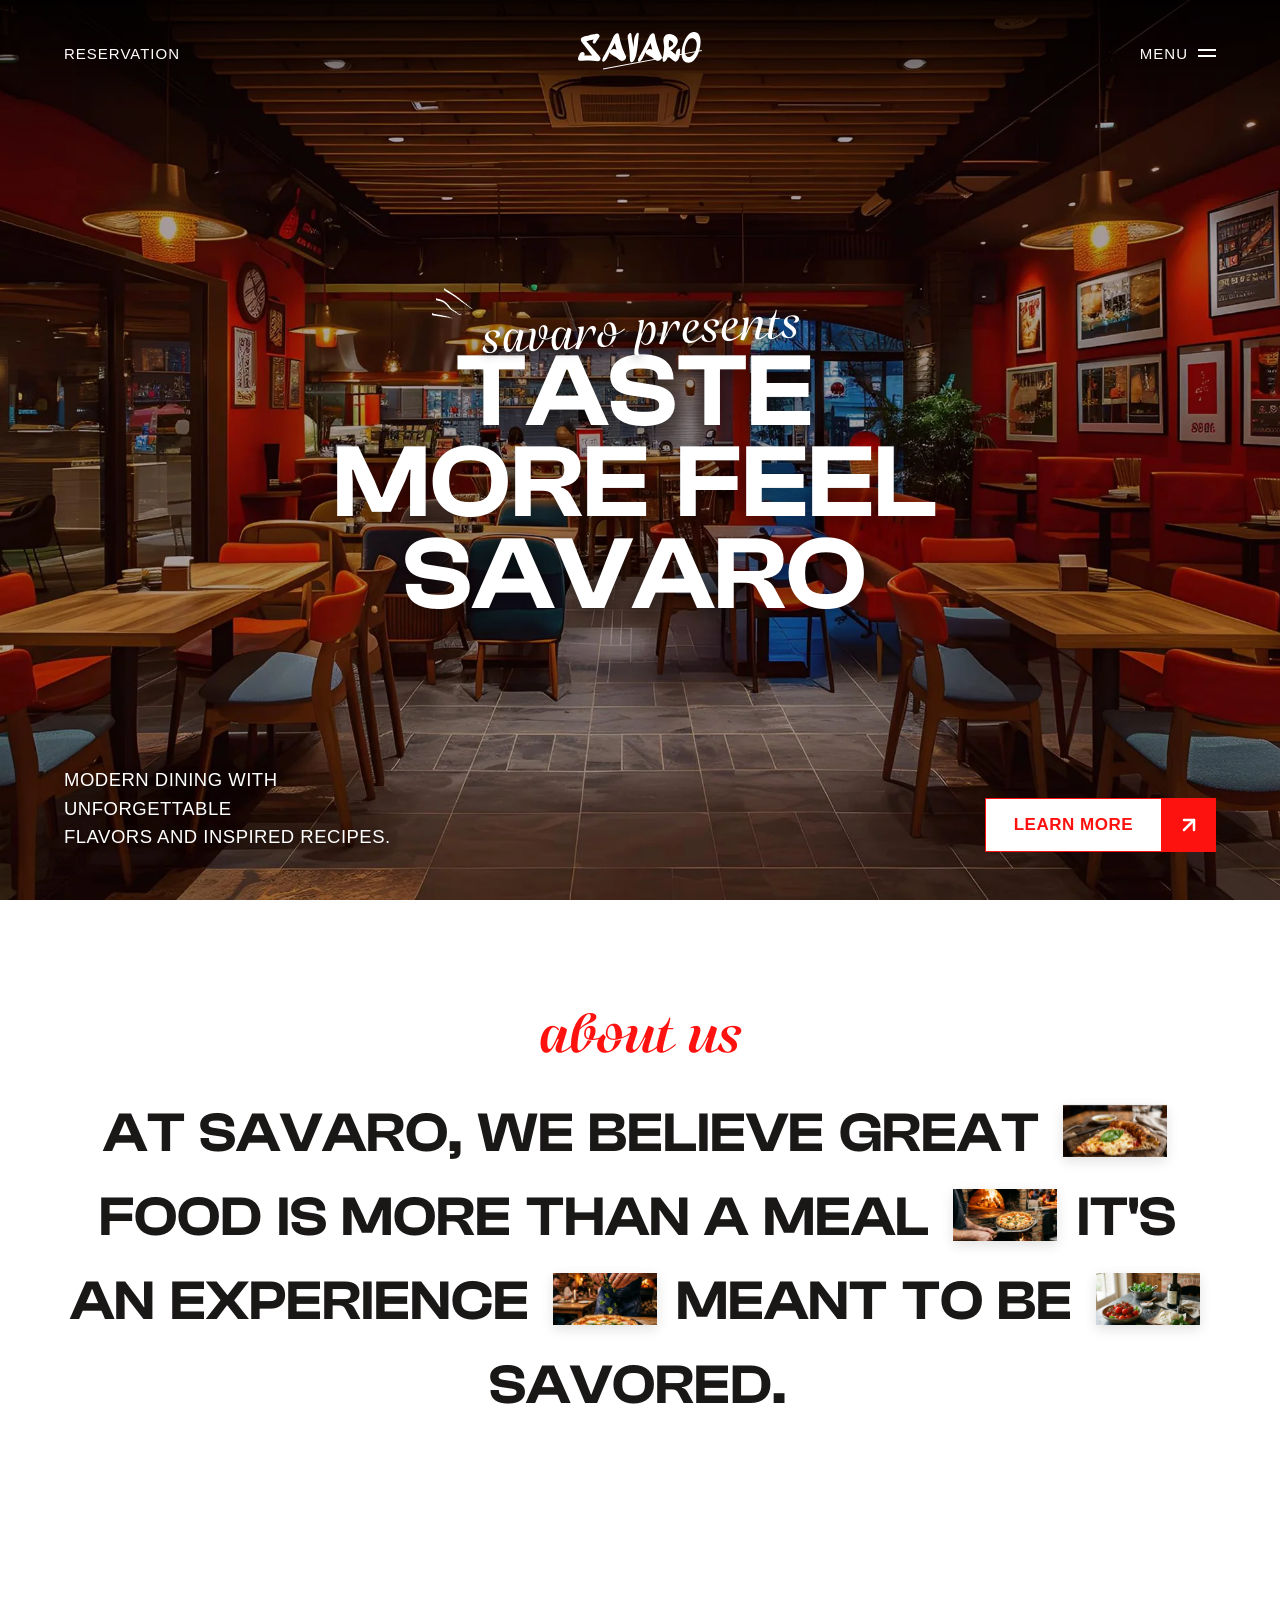
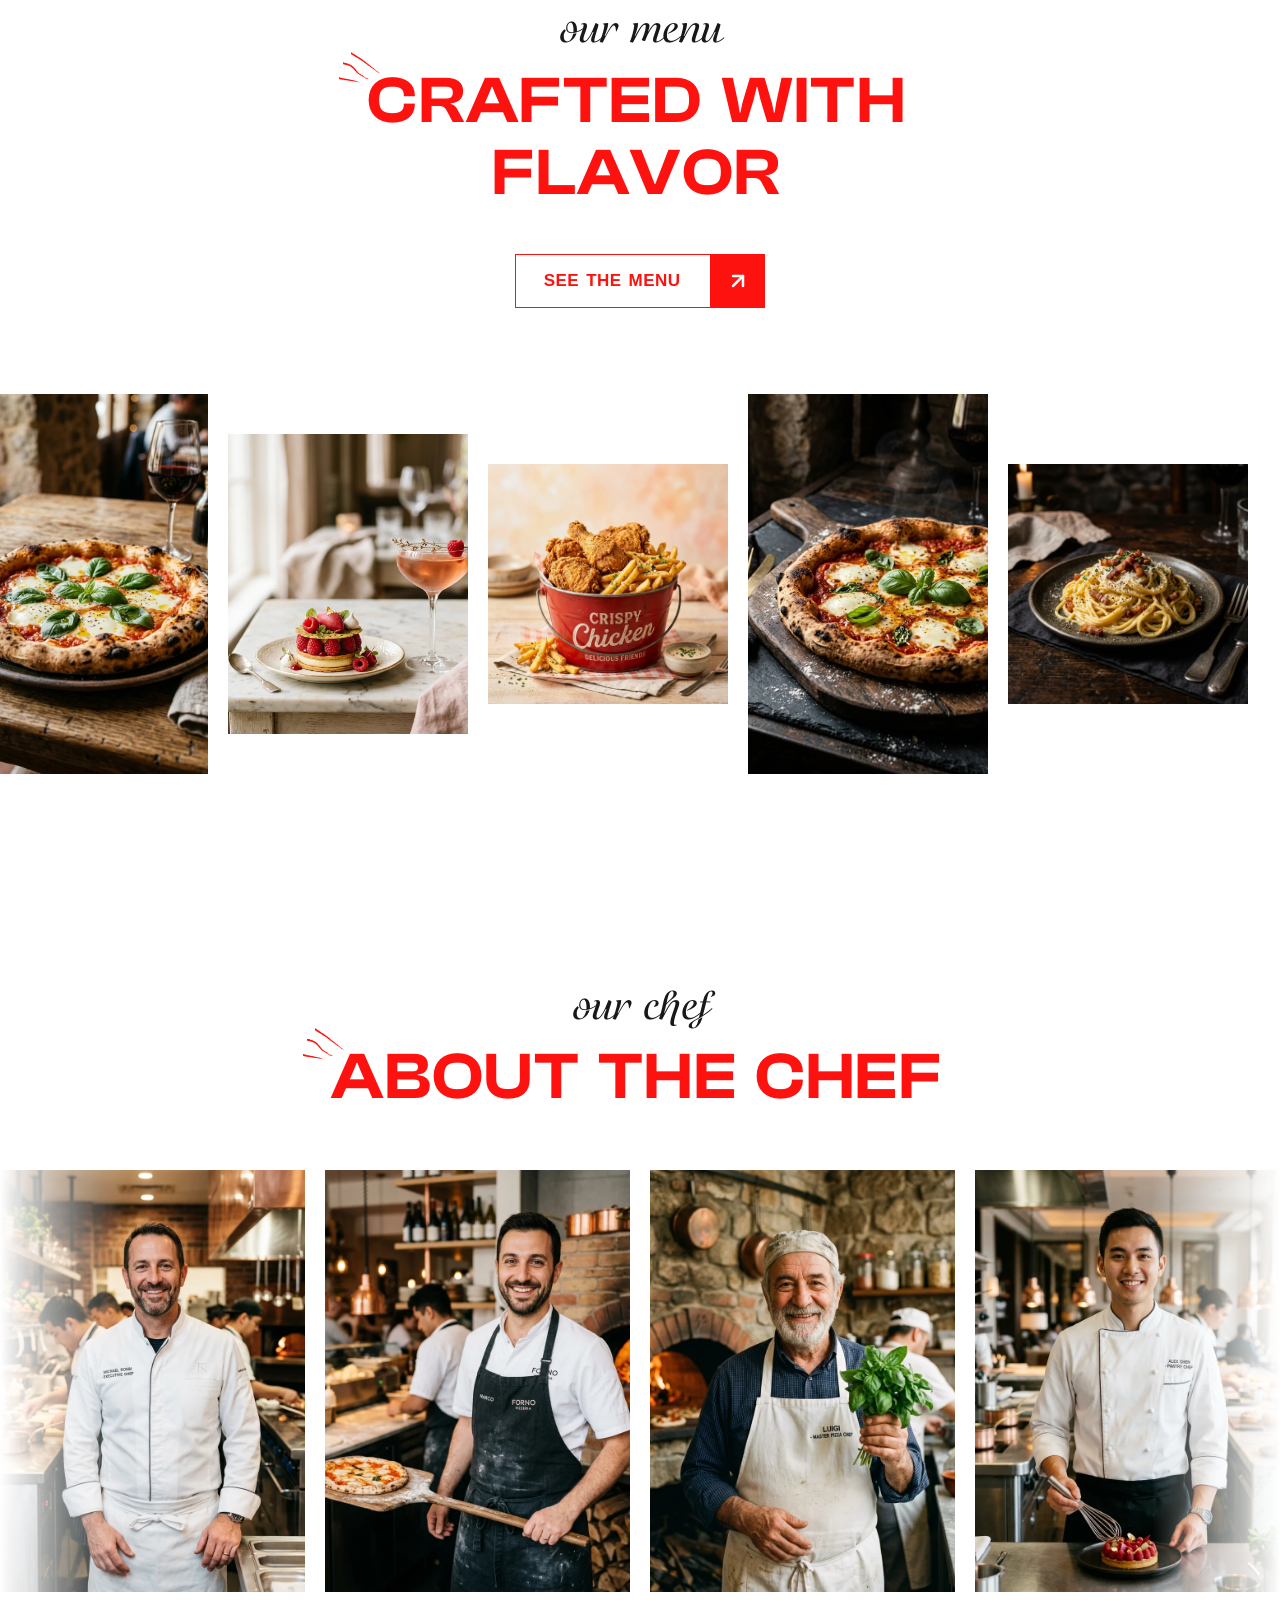
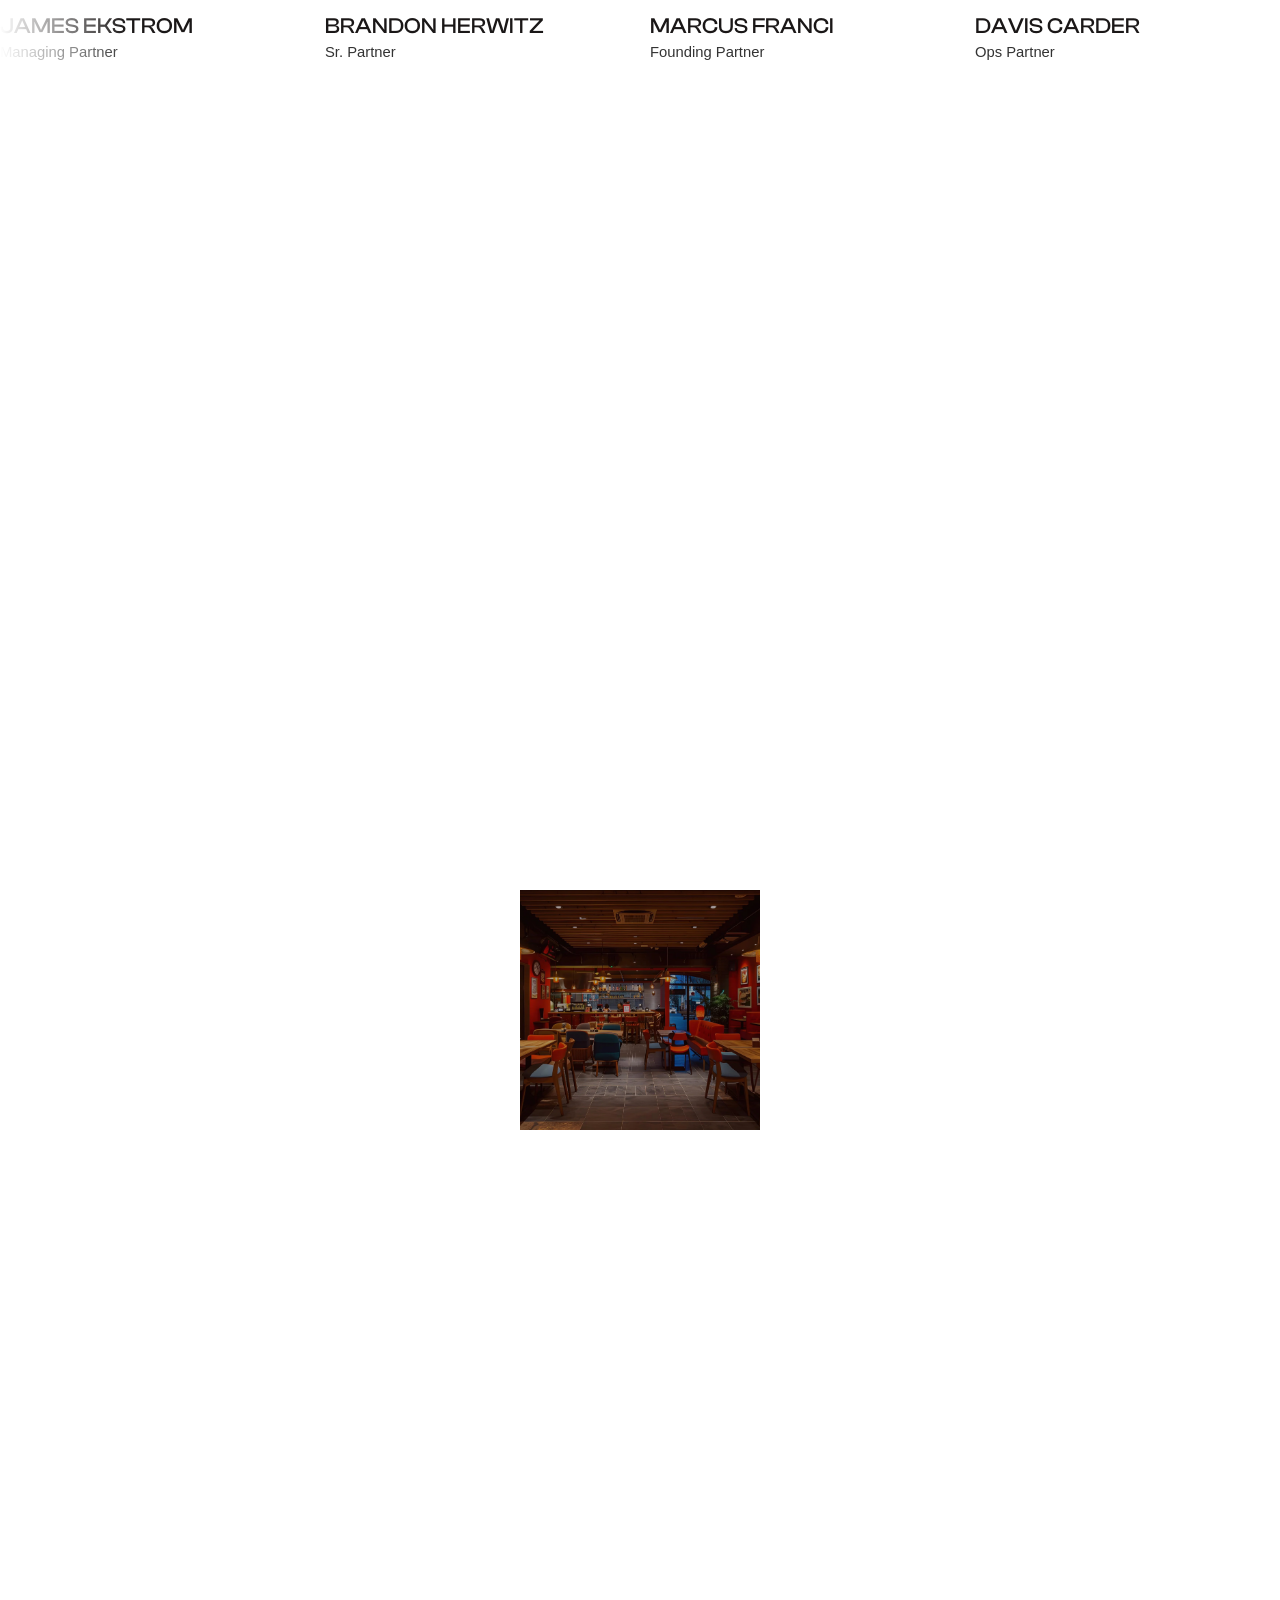
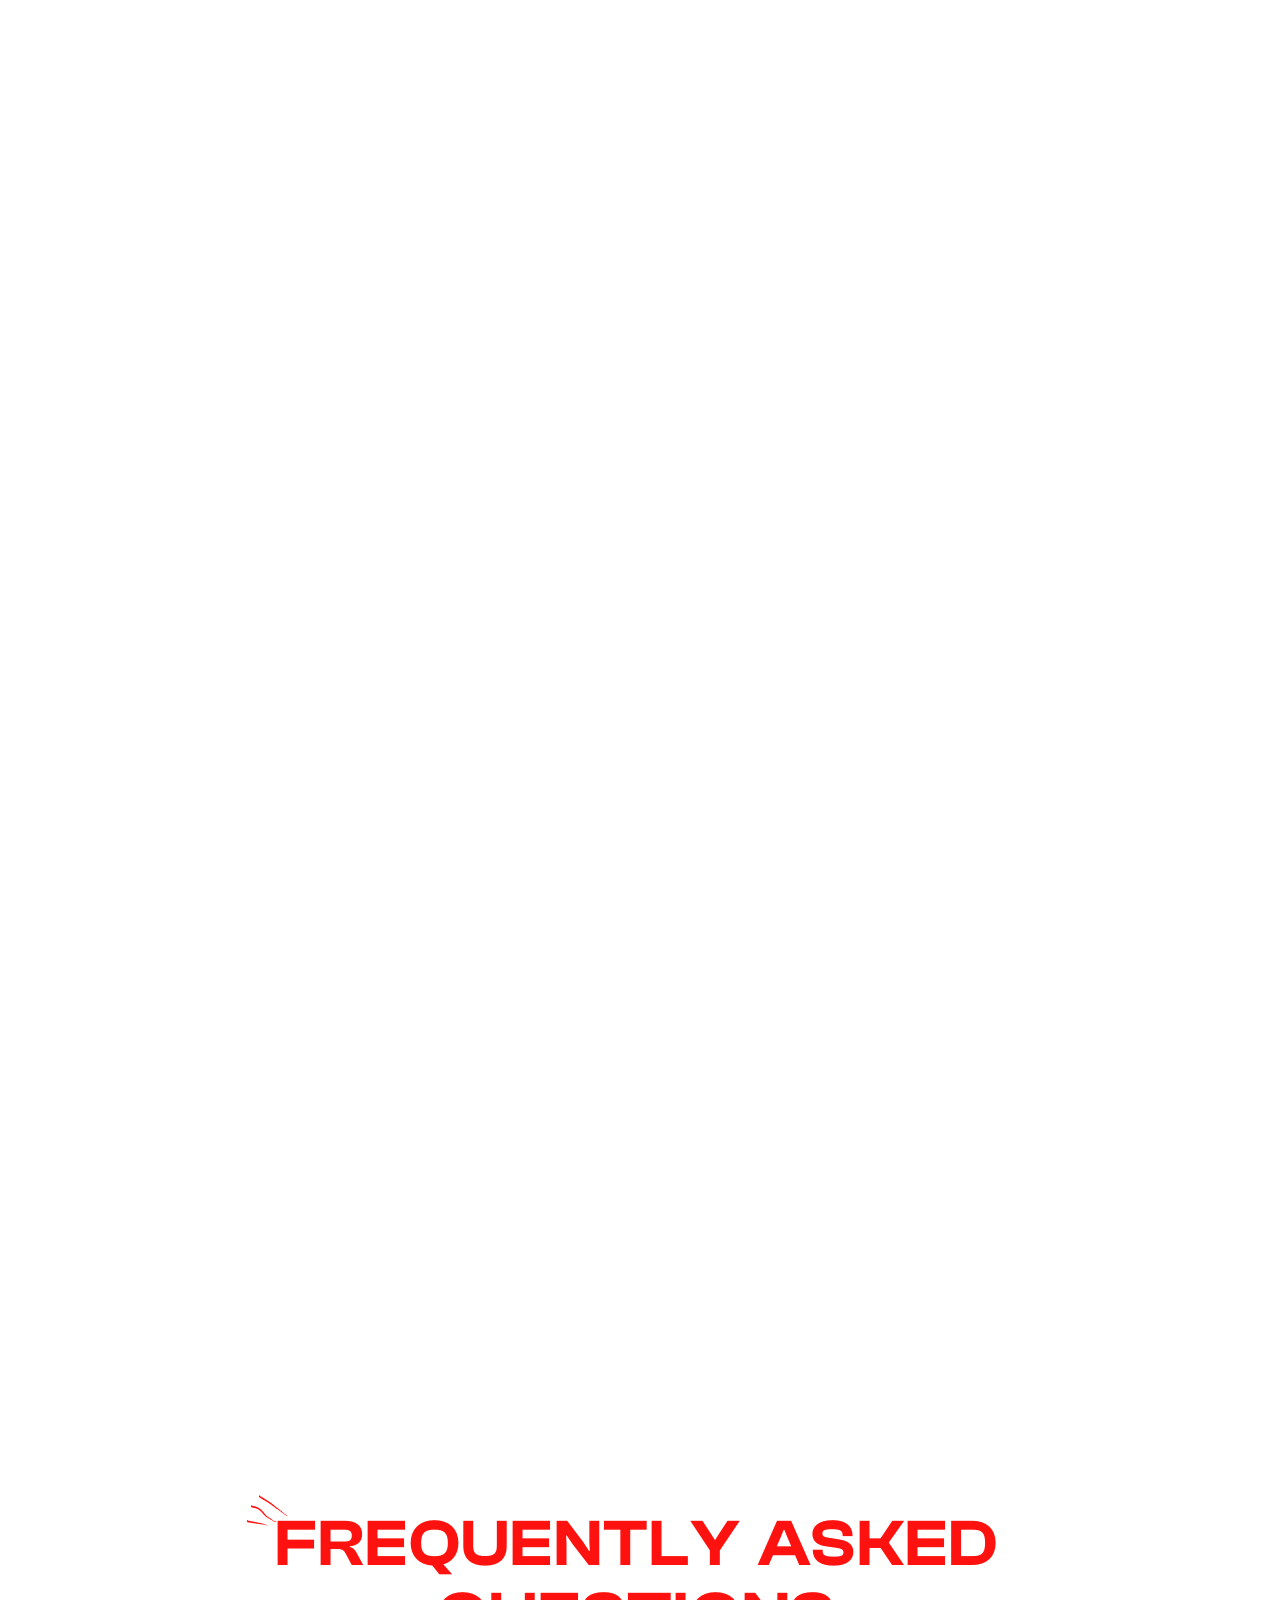
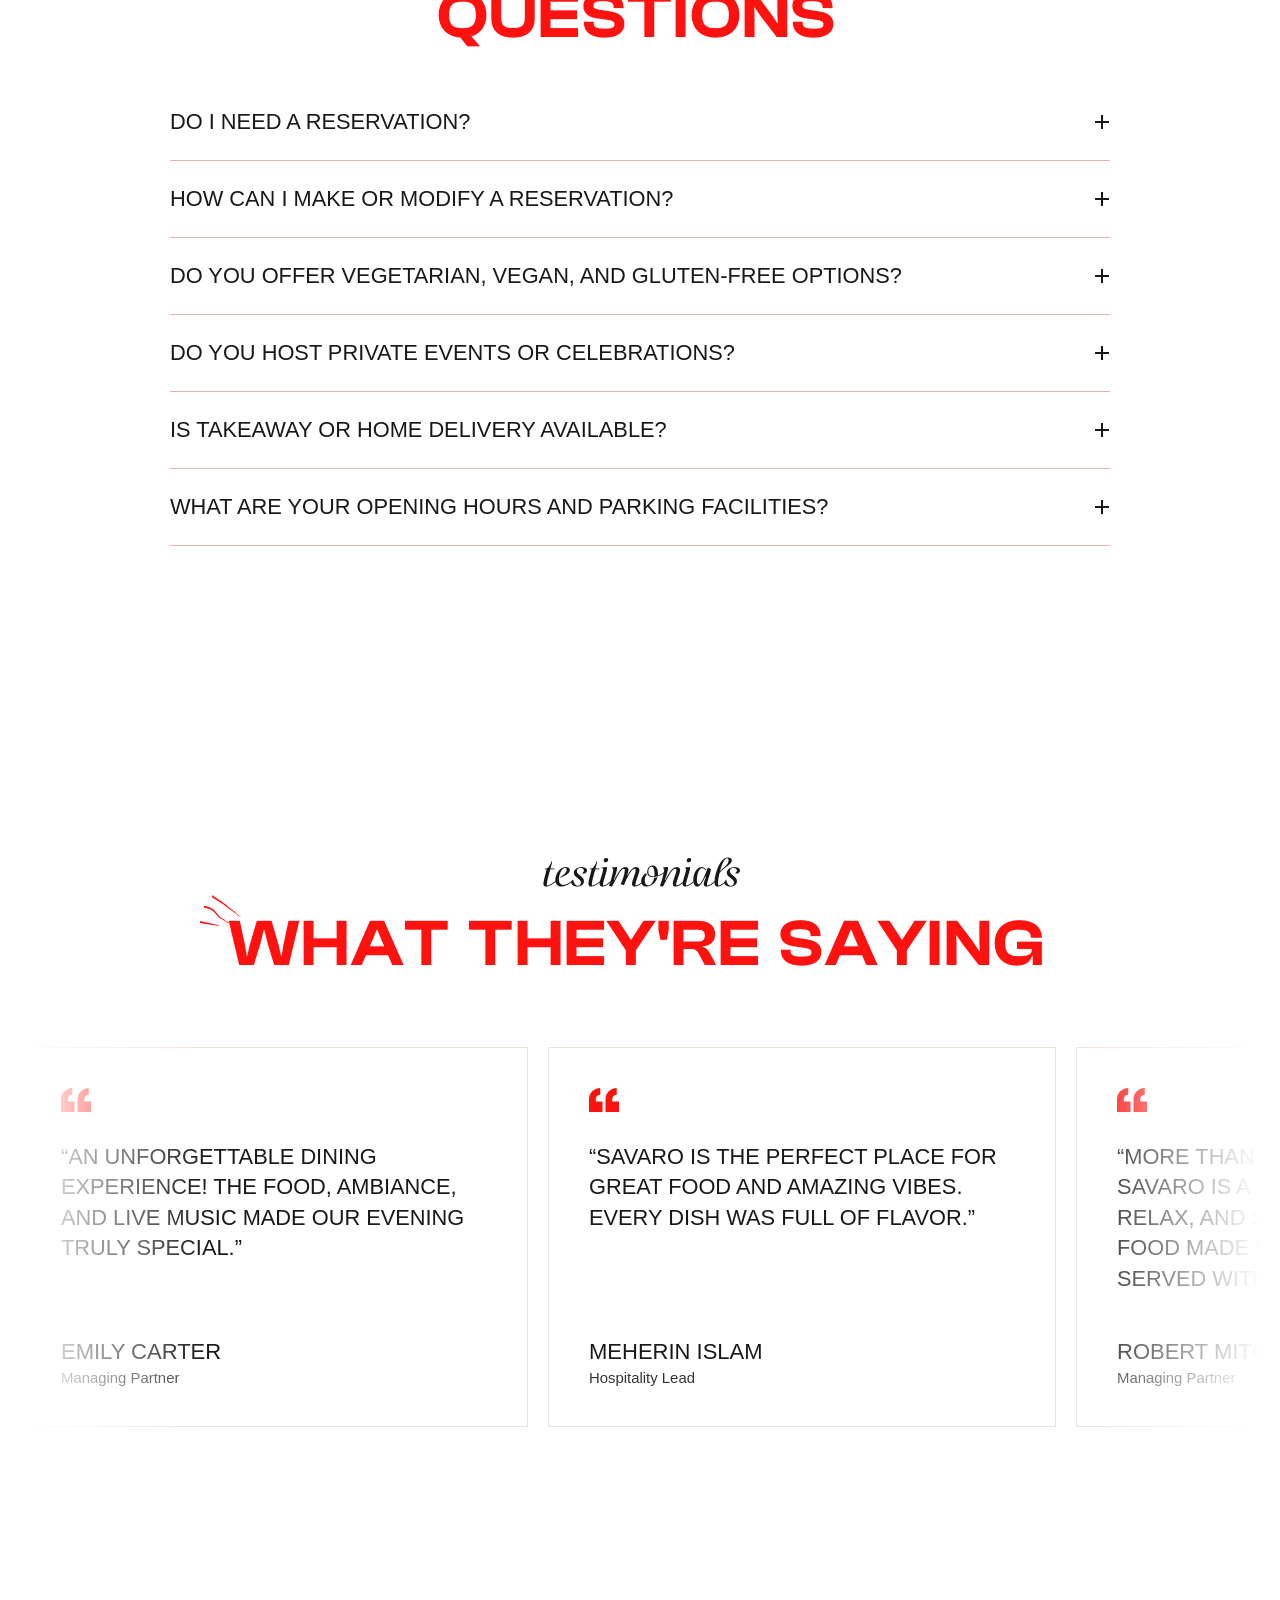
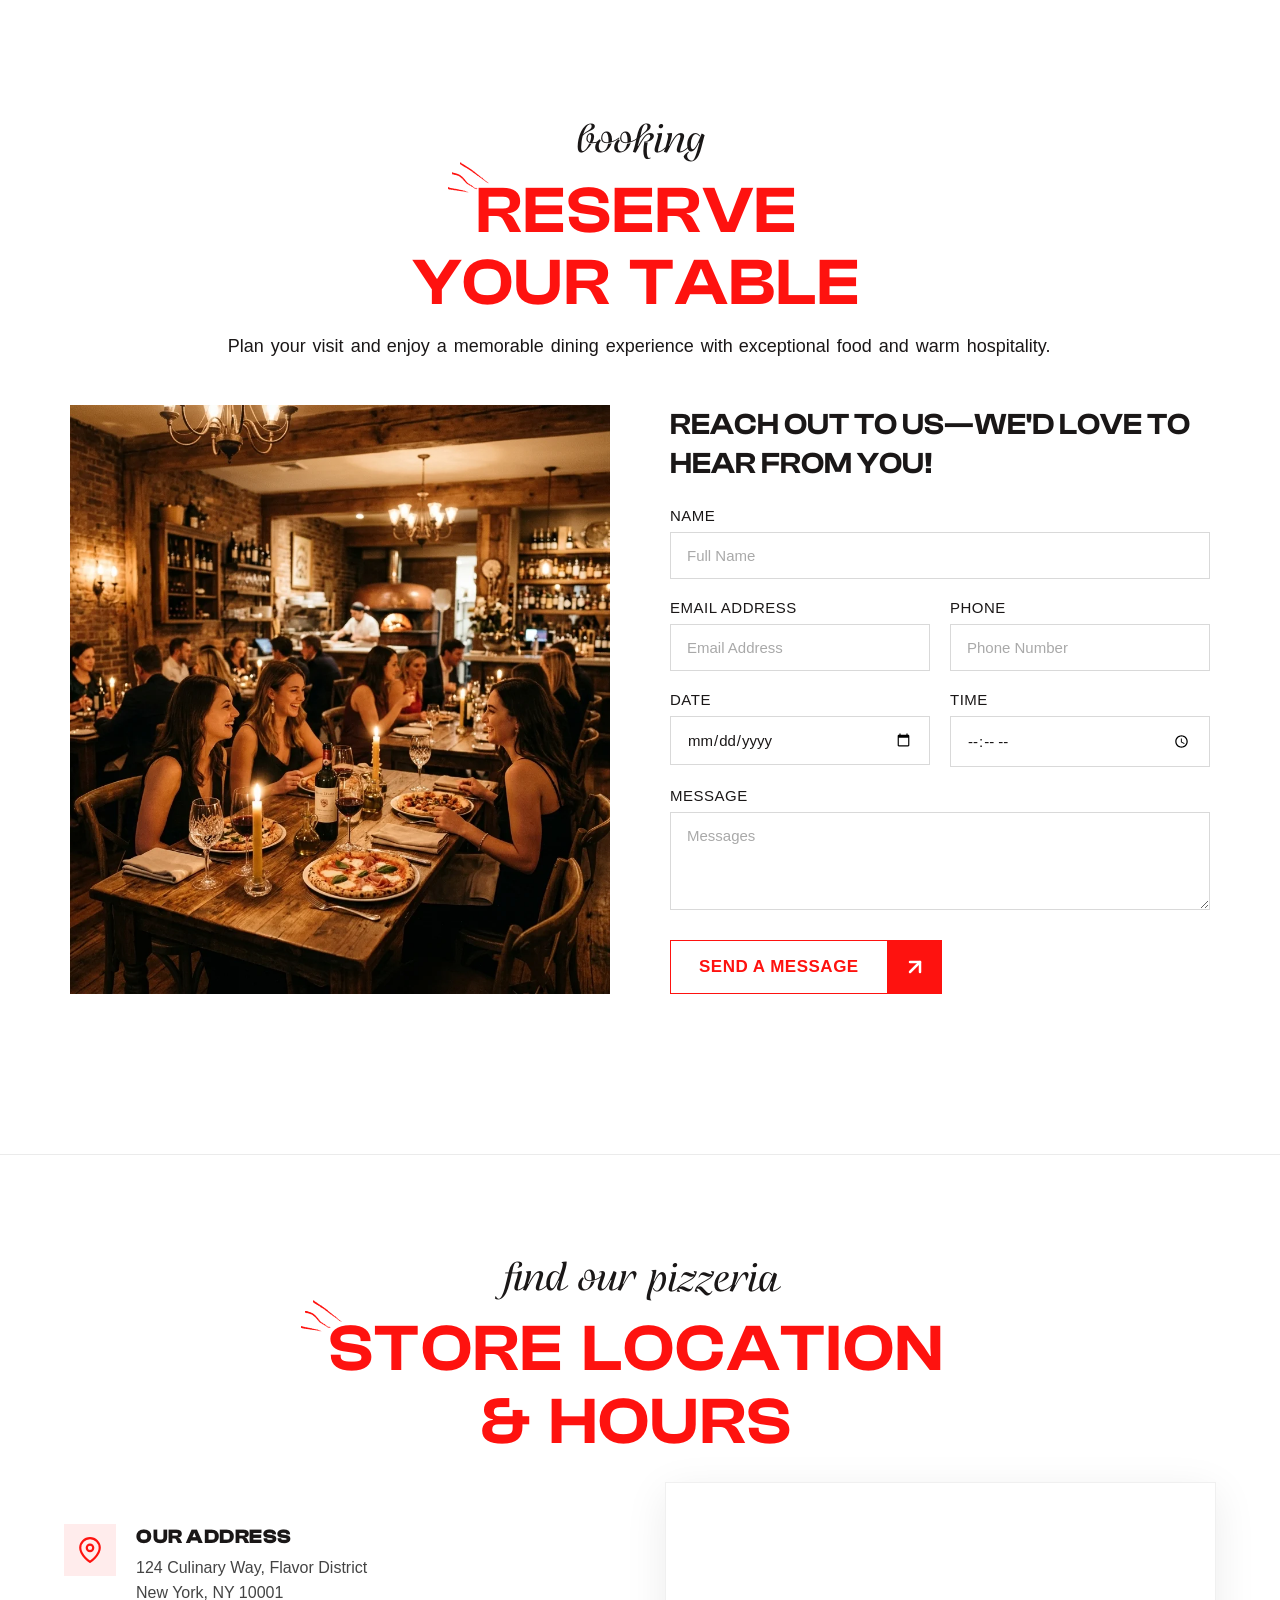
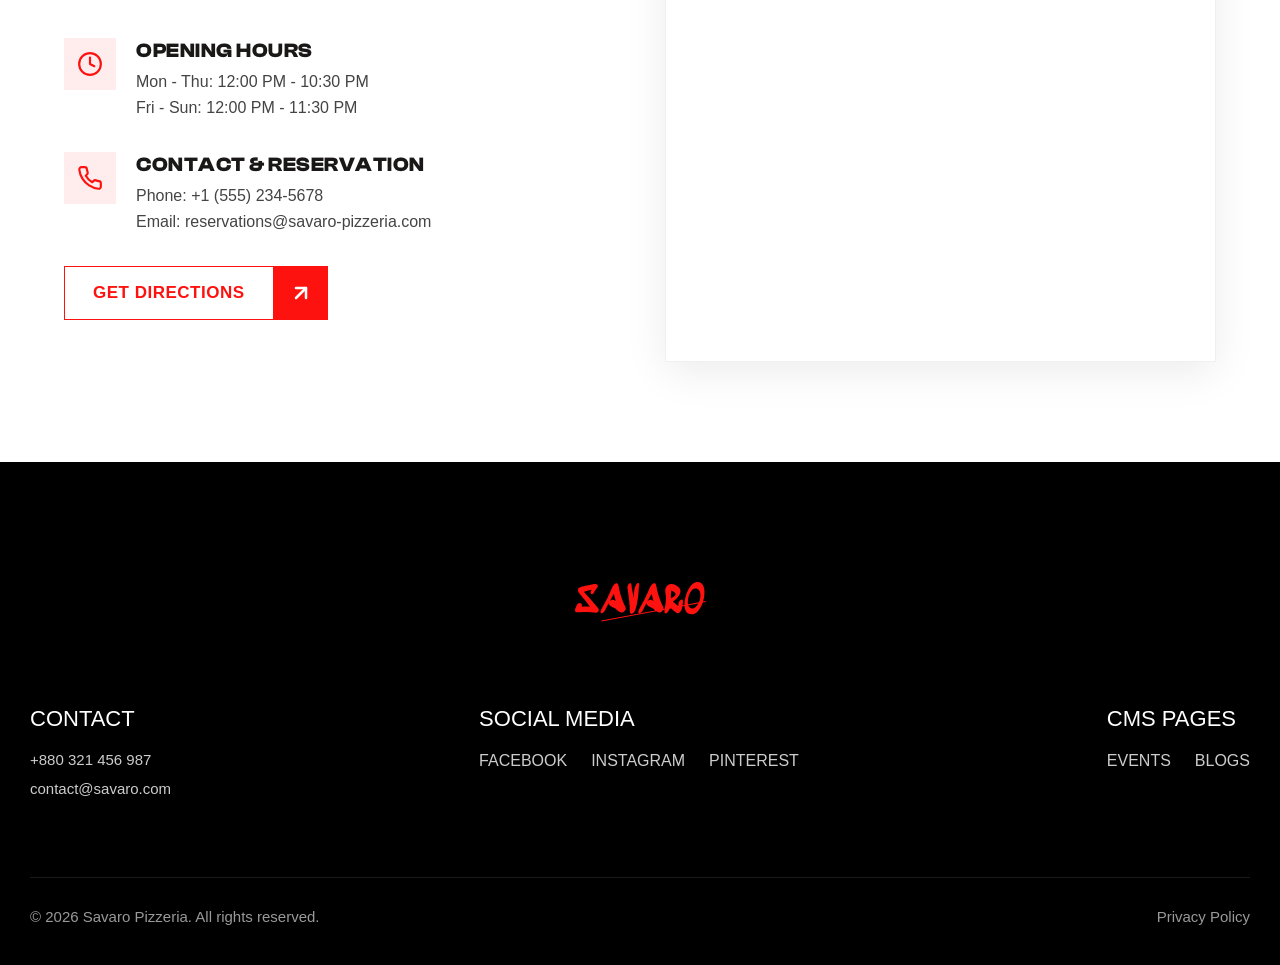
<file: index.html>
<!DOCTYPE html>
<html lang="en">
<head>
    <meta charset="UTF-8">
    <meta name="viewport" content="width=device-width, initial-scale=1.0">
    <title>Savaro - Artisanal Pizzeria & Fine Italian Dining</title>
    <meta name="description" content="Savaro is an authentic Italian artisanal pizzeria. Explore handcrafted wood-fired pizzas, gourmet appetizers, fine wines, and book your reservation online.">
    
    <!-- Favicon -->
    <link rel="icon" type="image/webp" href="assets/favicon.webp">
    
    <!-- Open Graph Meta Tags (Social Media/WhatsApp Preview) -->
    <meta property="og:title" content="Savaro - Artisanal Pizzeria & Fine Italian Dining">
    <meta property="og:description" content="Savaro is an authentic Italian artisanal pizzeria. Explore handcrafted wood-fired pizzas, gourmet appetizers, fine wines, and book your reservation online.">
    <meta property="og:image" content="https://savaro-restaurant-template.vercel.app/assets/og-preview.webp">
    <meta property="og:url" content="https://savaro-restaurant-template.vercel.app/">
    <meta property="og:type" content="website">

    <link rel="stylesheet" href="style.css?v=15.0">
    
    <!-- Google Analytics (GA4) -->
    <script async src="https://www.googletagmanager.com/gtag/js?id=G-XXXXXXXXXX"></script>
    <script>
      window.dataLayer = window.dataLayer || [];
      function gtag(){dataLayer.push(arguments);}
      gtag('js', new Date());
      gtag('config', 'G-XXXXXXXXXX');
    </script>
    
    <!-- Structured Data (JSON-LD LocalBusiness / PizzaRestaurant) -->
    <script type="application/ld+json">
    {
      "@context": "https://schema.org",
      "@type": "PizzaRestaurant",
      "name": "Savaro Pizzeria",
      "image": "https://savaro-pizzeria.com/assets/hero-img.webp",
      "@id": "https://savaro-pizzeria.com",
      "url": "https://savaro-pizzeria.com",
      "telephone": "+1-555-234-5678",
      "priceRange": "$$",
      "address": {
        "@type": "PostalAddress",
        "streetAddress": "124 Culinary Way",
        "addressLocality": "New York",
        "addressRegion": "NY",
        "postalCode": "10001",
        "addressCountry": "US"
      },
      "geo": {
        "@type": "GeoCoordinates",
        "latitude": 40.7128,
        "longitude": -74.0060
      },
      "openingHoursSpecification": [
        {
          "@type": "OpeningHoursSpecification",
          "dayOfWeek": ["Monday", "Tuesday", "Wednesday", "Thursday", "Friday", "Saturday", "Sunday"],
          "opens": "12:00",
          "closes": "23:00"
        }
      ],
      "menu": "https://savaro-pizzeria.com/#menu",
      "servesCuisine": "Italian, Pizza",
      "acceptsReservations": "True"
    }
    </script>
</head>
<body>

    <!-- Header Navigation -->
    <header class="header">
        <div class="nav-left">
            <a href="#reservation" class="nav-reservation">RESERVATION</a>
        </div>
        <div class="nav-center">
            <a href="#hero"><img src="assets/Logo.svg" alt="Savaro Logo" class="brand-logo"></a>
        </div>
        <div class="nav-right">
            <button class="drawer-toggle-btn" id="menuToggle" aria-label="Toggle navigation">
                <span>MENU</span>
                <div class="hamburger-icon">
                    <span></span>
                    <span></span>
                </div>
            </button>
        </div>
    </header>

    <!-- Side Navigation Drawer -->
    <div class="drawer-overlay" id="menuOverlay"></div>
    <div class="drawer-wrapper" id="menuDrawer">
        <nav class="drawer-nav">
            <ul class="drawer-links">
                <li><a href="#about">ABOUT</a></li>
                <li><a href="#menu">OUR MENU</a></li>
                <li><a href="#location">LOCATION</a></li>
            </ul>
        </nav>

        <div class="drawer-cta-wrapper" style="margin: 24px 0;">
            <a href="#reservation" class="btn btn-drawer drawer-cta-btn">
                <div class="btn-text-wrapper">
                    <span class="btn-text">BOOK A TABLE</span>
                </div>
                <div class="btn-icon-wrapper">
                    <svg class="btn-arrow-icon" width="24" height="24" viewBox="0 0 24 24" fill="none" stroke="currentColor" stroke-width="2.5" stroke-linecap="round" stroke-linejoin="round">
                        <line x1="7" y1="17" x2="17" y2="7"></line>
                        <polyline points="7 7 17 7 17 17"></polyline>
                    </svg>
                </div>
            </a>
        </div>

        <div class="drawer-divider"></div>
        <div class="drawer-footer">
            <a href="#reservation" class="drawer-footer-link">CONTACT</a>
            <a href="privacy-policy.html" class="drawer-footer-link">PRIVACY</a>
        </div>
    </div>

    <!-- Hero Section -->
    <section class="hero-section" id="hero">

        <!-- Full Viewport Background Image -->
        <div class="hero-bg-wrapper">
            <img src="assets/hero-img.webp" alt="Savaro Restaurant Atmosphere" class="hero-image">
        </div>

        <!-- Main Hero Content Container -->
        <div class="hero-content">
            
            <!-- Script Subtitle Block with top-left decorative lines -->
            <div class="subtitle-container">
                <img src="assets/lines-white.svg" alt="" class="decorative-lines animate-blur">
                <span class="script-text animate-blur">savaro presents</span>
            </div>

            <!-- Main Title Banner in Clash Display -->
            <h1 class="hero-title animate-blur">
                <span class="title-line">TASTE</span>
                <span class="title-line">MORE FEEL</span>
                <span class="title-line">SAVARO</span>
            </h1>

            <!-- Bottom Row: Description + Split Red/White Button -->
            <div class="hero-bottom-row">
                <div class="hero-description">
                    Modern dining with unforgettable <br>flavors and inspired recipes.
                </div>

                <div class="hero-cta-wrapper">
                    <a href="#about" class="btn btn-hero">
                        <div class="btn-text-wrapper">
                            <span class="btn-text">Learn More</span>
                        </div>
                        <div class="btn-icon-wrapper">
                            <svg class="btn-arrow-icon" width="24" height="24" viewBox="0 0 24 24" fill="none" stroke="currentColor" stroke-width="2.5" stroke-linecap="round" stroke-linejoin="round">
                                <line x1="7" y1="17" x2="17" y2="7"></line>
                                <polyline points="7 7 17 7 17 17"></polyline>
                            </svg>
                        </div>
                    </a>
                </div>
            </div>

        </div>

    </section>

    <!-- About Section -->
    <section class="about-section" id="about">
        <div class="about-container">
            
            <!-- Section Subtitle in Telma Script -->
            <div class="about-badge">
                <span class="about-subtitle animate-blur">about us</span>
            </div>

            <!-- Big Inline Text Heading with Pizza Images embedded -->
            <h2 class="about-heading animate-blur">
                AT SAVARO, WE BELIEVE GREAT 
                <span class="inline-img-badge"><img src="assets/pizza-inline-1.webp" alt="Wood-fired pizza"></span>
                FOOD IS MORE THAN A MEAL 
                <span class="inline-img-badge"><img src="assets/pizza-inline-2.webp" alt="Fresh Neapolitan pizza"></span>
                IT'S AN EXPERIENCE 
                <span class="inline-img-badge"><img src="assets/pizza-inline-3.webp" alt="Artisanal pizza topping"></span>
                MEANT TO BE 
                <span class="inline-img-badge"><img src="assets/pizza-inline-4.webp" alt="Pizza ingredients"></span>
                SAVORED.
            </h2>



        </div>
    </section>

    <!-- Menu Section -->
    <section class="menu-section" id="menu">
        <div class="menu-container">
            
            <!-- Title Header -->
            <div class="section-header-block">
                <span class="section-subtitle-script animate-blur">our menu</span>
                <h2 class="section-title-red animate-blur">
                    <span style="position: relative; display: inline-block;">
                        <img src="assets/lines-red.svg" alt="" class="brand-lines-icon">
                        CRAFTED WITH
                    </span><br>FLAVOR
                </h2>

                <!-- Menu Section CTA -->
                <div class="menu-cta-wrapper animate-blur">
                    <a href="#menu" class="btn btn-menu">
                        <div class="btn-text-wrapper">
                            <span class="btn-text">See the Menu</span>
                        </div>
                        <div class="btn-icon-wrapper">
                            <svg class="btn-arrow-icon" width="24" height="24" viewBox="0 0 24 24" fill="none" stroke="currentColor" stroke-width="2.5" stroke-linecap="round" stroke-linejoin="round">
                                <line x1="7" y1="17" x2="17" y2="7"></line>
                                <polyline points="7 7 17 7 17 17"></polyline>
                            </svg>
                        </div>
                    </a>
                </div>
            </div>

            <!-- Menu Gallery Infinite Marquee Carousel -->
            <div class="menu-gallery-marquee-wrapper">
                <div class="menu-gallery-marquee">
                    <div class="menu-gallery-content">
                        <div class="menu-gallery-item h-tall"><img src="assets/menu1.webp" alt="Gourmet Artisanal Pizza"></div>
                        <div class="menu-gallery-item h-medium"><img src="assets/menu2.webp" alt="Raspberry Dessert & Cocktail"></div>
                        <div class="menu-gallery-item h-wide"><img src="assets/menu3.webp" alt="Wood-fired Pizza Crust"></div>
                        <div class="menu-gallery-item h-tall"><img src="assets/menu_pizza_margherita.webp" alt="Classic Margherita Pizza"></div>
                        <div class="menu-gallery-item h-square"><img src="assets/menu_pasta_carbonara.webp" alt="Pasta Carbonara"></div>
                        <div class="menu-gallery-item h-tall"><img src="assets/menu_tiramisu.webp" alt="Tiramisu Dessert"></div>
                        <div class="menu-gallery-item h-square"><img src="assets/menu_bruschetta.webp" alt="Fresh Tomato Bruschetta"></div>
                    </div>
                    <!-- Duplicate for infinite scroll -->
                    <div class="menu-gallery-content" aria-hidden="true">
                        <div class="menu-gallery-item h-tall"><img src="assets/menu1.webp" alt="Gourmet Artisanal Pizza"></div>
                        <div class="menu-gallery-item h-medium"><img src="assets/menu2.webp" alt="Raspberry Dessert & Cocktail"></div>
                        <div class="menu-gallery-item h-wide"><img src="assets/menu3.webp" alt="Wood-fired Pizza Crust"></div>
                        <div class="menu-gallery-item h-tall"><img src="assets/menu_pizza_margherita.webp" alt="Classic Margherita Pizza"></div>
                        <div class="menu-gallery-item h-square"><img src="assets/menu_pasta_carbonara.webp" alt="Pasta Carbonara"></div>
                        <div class="menu-gallery-item h-tall"><img src="assets/menu_tiramisu.webp" alt="Tiramisu Dessert"></div>
                        <div class="menu-gallery-item h-square"><img src="assets/menu_bruschetta.webp" alt="Fresh Tomato Bruschetta"></div>
                        <div class="menu-gallery-item h-medium"><img src="assets/booking-img.webp" alt="Wood Oven Artisan Pizza"></div>
                    </div>
                </div>
            </div>

        </div>
    </section>

    <!-- Team Section -->
    <section class="team-section" id="team">
        <div class="team-container">
            
            <div class="section-header-block" style="max-width: 1130px;">
                <span class="section-subtitle-script animate-blur">our chef</span>
                <h2 class="section-title-red animate-blur">
                    <span style="position: relative; display: inline-block;">
                        <img src="assets/lines-red.svg" alt="" class="brand-lines-icon">
                        About the
                    </span> <br class="mobile-chef-break">Chef
                </h2>
            </div>

            <div class="team-carousel-wrapper">
                <div class="team-carousel-mask">
                    <div class="team-carousel-track">
                        <!-- Set 1 -->
                        <div class="team-card">
                            <div class="team-card-image-box">
                                <img src="assets/chef1.webp" alt="James Ekstrom" class="team-card-img">
                            </div>
                            <div class="team-card-details">
                                <h3 class="team-member-name">James Ekstrom</h3>
                                <p class="team-member-role">Managing Partner</p>
                            </div>
                        </div>

                        <div class="team-card">
                            <div class="team-card-image-box">
                                <img src="assets/chef2.webp" alt="Brandon Herwitz" class="team-card-img">
                            </div>
                            <div class="team-card-details">
                                <h3 class="team-member-name">Brandon Herwitz</h3>
                                <p class="team-member-role">Sr. Partner</p>
                            </div>
                        </div>

                        <div class="team-card">
                            <div class="team-card-image-box">
                                <img src="assets/chef3.webp" alt="Marcus Franci" class="team-card-img">
                            </div>
                            <div class="team-card-details">
                                <h3 class="team-member-name">Marcus Franci</h3>
                                <p class="team-member-role">Founding Partner</p>
                            </div>
                        </div>

                        <div class="team-card">
                            <div class="team-card-image-box">
                                <img src="assets/chef4.webp" alt="Davis Carder" class="team-card-img">
                            </div>
                            <div class="team-card-details">
                                <h3 class="team-member-name">Davis Carder</h3>
                                <p class="team-member-role">Ops Partner</p>
                            </div>
                        </div>

                        <div class="team-card">
                            <div class="team-card-image-box">
                                <img src="assets/chef5.webp" alt="Robert Mitchell" class="team-card-img">
                            </div>
                            <div class="team-card-details">
                                <h3 class="team-member-name">Robert Mitchell</h3>
                                <p class="team-member-role">Strategy Partner</p>
                            </div>
                        </div>

                        <!-- Set 2 for Infinite Loop -->
                        <div class="team-card" aria-hidden="true">
                            <div class="team-card-image-box">
                                <img src="assets/chef1.webp" alt="James Ekstrom" class="team-card-img">
                            </div>
                            <div class="team-card-details">
                                <h3 class="team-member-name">James Ekstrom</h3>
                                <p class="team-member-role">Managing Partner</p>
                            </div>
                        </div>

                        <div class="team-card" aria-hidden="true">
                            <div class="team-card-image-box">
                                <img src="assets/chef2.webp" alt="Brandon Herwitz" class="team-card-img">
                            </div>
                            <div class="team-card-details">
                                <h3 class="team-member-name">Brandon Herwitz</h3>
                                <p class="team-member-role">Sr. Partner</p>
                            </div>
                        </div>

                        <div class="team-card" aria-hidden="true">
                            <div class="team-card-image-box">
                                <img src="assets/chef3.webp" alt="Marcus Franci" class="team-card-img">
                            </div>
                            <div class="team-card-details">
                                <h3 class="team-member-name">Marcus Franci</h3>
                                <p class="team-member-role">Founding Partner</p>
                            </div>
                        </div>

                        <div class="team-card" aria-hidden="true">
                            <div class="team-card-image-box">
                                <img src="assets/chef4.webp" alt="Davis Carder" class="team-card-img">
                            </div>
                            <div class="team-card-details">
                                <h3 class="team-member-name">Davis Carder</h3>
                                <p class="team-member-role">Ops Partner</p>
                            </div>
                        </div>

                        <div class="team-card" aria-hidden="true">
                            <div class="team-card-image-box">
                                <img src="assets/chef5.webp" alt="Robert Mitchell" class="team-card-img">
                            </div>
                            <div class="team-card-details">
                                <h3 class="team-member-name">Robert Mitchell</h3>
                                <p class="team-member-role">Strategy Partner</p>
                            </div>
                        </div>
                    </div>
                </div>
            </div>

        </div>
    </section>

    <!-- Video Showcase Section with Scroll-Driven Fullscreen Zoom -->
    <section class="video-showcase-section" id="showcase">
        <div class="video-sticky-wrapper">
            <div class="video-expand-box" id="videoExpandBox">
                <video class="showcase-video" autoplay loop muted playsinline poster="assets/hero-img.webp">
                    <source src="assets/pizza-showcase.webm" type="video/webm">
                </video>
                <div class="video-overlay-gradient"></div>
                <div class="video-overlay-content">
                    <span class="video-subtitle blur-text" id="videoSubtitle">artisan mastery</span>
                    <h2 class="video-title blur-text" id="videoTitle">CRAFTED WITH PASSION & FIRE</h2>
                </div>
            </div>
    </section>

    <!-- FAQ Main Section -->
    <section class="faq-section" id="faq">
        <div class="faq-container">
            
            <!-- Title -->
            <div class="section-header-block">
                <span class="section-subtitle-script animate-blur">faq</span>
                <h2 class="section-title-red animate-blur">
                    <span style="position: relative; display: inline-block;">
                        <img src="assets/lines-red.svg" alt="" class="brand-lines-icon">
                        FREQUENTLY ASKED
                    </span><br>QUESTIONS
                </h2>
            </div>

            <!-- FAQ Items Grid -->
            <div class="faq-list">
                <!-- Item 1 -->
                <div class="faq-item">
                    <button class="faq-question-btn">
                        <h3 class="faq-question-text">Do I need a reservation?</h3>
                        <div class="faq-icon">
                            <div class="faq-icon-line h-line"></div>
                            <div class="faq-icon-line v-line"></div>
                        </div>
                    </button>
                    <div class="faq-answer-wrapper">
                        <p class="faq-answer-text">
                            Reservations are highly recommended, especially for weekend dining, evening dinners, and large groups. Walk-ins are always welcome, though wait times may vary based on availability.
                        </p>
                    </div>
                </div>

                <!-- Item 2 -->
                <div class="faq-item">
                    <button class="faq-question-btn">
                        <h3 class="faq-question-text">How can I make or modify a reservation?</h3>
                        <div class="faq-icon">
                            <div class="faq-icon-line h-line"></div>
                            <div class="faq-icon-line v-line"></div>
                        </div>
                    </button>
                    <div class="faq-answer-wrapper">
                        <p class="faq-answer-text">
                            You can easily book or update your table reservation directly through our online reservation form below, or by contacting our reservations desk at +880 321 456 987.
                        </p>
                    </div>
                </div>

                <!-- Item 3 -->
                <div class="faq-item">
                    <button class="faq-question-btn">
                        <h3 class="faq-question-text">Do you offer vegetarian, vegan, and gluten-free options?</h3>
                        <div class="faq-icon">
                            <div class="faq-icon-line h-line"></div>
                            <div class="faq-icon-line v-line"></div>
                        </div>
                    </button>
                    <div class="faq-answer-wrapper">
                        <p class="faq-answer-text">
                            Yes, our menu features a wide selection of vegetarian, vegan, and gluten-free pizzas and starters prepared with organic ingredients. Please inform your server of any dietary needs.
                        </p>
                    </div>
                </div>

                <!-- Item 4 -->
                <div class="faq-item">
                    <button class="faq-question-btn">
                        <h3 class="faq-question-text">Do you host private events or celebrations?</h3>
                        <div class="faq-icon">
                            <div class="faq-icon-line h-line"></div>
                            <div class="faq-icon-line v-line"></div>
                        </div>
                    </button>
                    <div class="faq-answer-wrapper">
                        <p class="faq-answer-text">
                            Absolutely! We accommodate birthday parties, corporate gatherings, and private events with custom tasting menus and dedicated service areas. Contact our event coordinator for details.
                        </p>
                    </div>
                </div>

                <!-- Item 5 -->
                <div class="faq-item">
                    <button class="faq-question-btn">
                        <h3 class="faq-question-text">Is takeaway or home delivery available?</h3>
                        <div class="faq-icon">
                            <div class="faq-icon-line h-line"></div>
                            <div class="faq-icon-line v-line"></div>
                        </div>
                    </button>
                    <div class="faq-answer-wrapper">
                        <p class="faq-answer-text">
                            Yes, you can order takeaway for quick pick-up or place a delivery order directly through our official delivery partner applications.
                        </p>
                    </div>
                </div>

                <!-- Item 6 -->
                <div class="faq-item">
                    <button class="faq-question-btn">
                        <h3 class="faq-question-text">What are your opening hours and parking facilities?</h3>
                        <div class="faq-icon">
                            <div class="faq-icon-line h-line"></div>
                            <div class="faq-icon-line v-line"></div>
                        </div>
                    </button>
                    <div class="faq-answer-wrapper">
                        <p class="faq-answer-text">
                            We are open Tuesday through Sunday from 12:00 PM to 11:00 PM. Complimentary valet service and street parking are available directly outside our restaurant entrance.
                        </p>
                    </div>
                </div>
            </div>
        </div>
    </section>

    <!-- Testimonials Section -->
    <section class="testimonials-section" id="testimonials">
        <div class="testimonials-container">
            <div class="section-header-block">
                <span class="section-subtitle-script animate-blur">testimonials</span>
                <h2 class="section-title-red animate-blur">
                    <span style="position: relative; display: inline-block;">
                        <img src="assets/lines-red.svg" alt="" class="brand-lines-icon">
                        WHAT THEY'RE SAYING
                    </span>
                </h2>
            </div>
            
            <div class="testimonials-marquee-wrapper">
                <!-- Left/Right gradients -->
                <div class="marquee-gradient marquee-gradient-left"></div>
                <div class="marquee-gradient marquee-gradient-right"></div>
                
                <div class="testimonials-marquee">
                    <div class="marquee-content">
                        <!-- Card 1 -->
                        <div class="testimonial-card">
                            <div class="testimonial-icon">
                                <svg width="30" height="24" viewBox="0 0 30 24" fill="none" xmlns="http://www.w3.org/2000/svg">
                                    <path d="M13.5 24H0V11.25C0 5.036 5.036 0 11.25 0V6.75C8.764 6.75 6.75 8.764 6.75 11.25V13.5H13.5V24ZM30 24H16.5V11.25C16.5 5.036 21.536 0 27.75 0V6.75C25.264 6.75 23.25 8.764 23.25 11.25V13.5H30V24Z" fill="#FE120F"/>
                                </svg>
                            </div>
                            <h3 class="testimonial-text">“An unforgettable dining experience! The food, ambiance, and live music made our evening truly special.”</h3>
                            <div class="testimonial-author">
                                <h4 class="author-name">Emily Carter</h4>
                                <p class="author-role">Managing Partner</p>
                            </div>
                        </div>
                        
                        <!-- Card 2 -->
                        <div class="testimonial-card">
                            <div class="testimonial-icon">
                                <svg width="30" height="24" viewBox="0 0 30 24" fill="none" xmlns="http://www.w3.org/2000/svg">
                                    <path d="M13.5 24H0V11.25C0 5.036 5.036 0 11.25 0V6.75C8.764 6.75 6.75 8.764 6.75 11.25V13.5H13.5V24ZM30 24H16.5V11.25C16.5 5.036 21.536 0 27.75 0V6.75C25.264 6.75 23.25 8.764 23.25 11.25V13.5H30V24Z" fill="#FE120F"/>
                                </svg>
                            </div>
                            <h3 class="testimonial-text">“Savaro is the perfect place for great food and amazing vibes. Every dish was full of flavor.”</h3>
                            <div class="testimonial-author">
                                <h4 class="author-name">Meherin Islam</h4>
                                <p class="author-role">Hospitality Lead</p>
                            </div>
                        </div>

                        <!-- Card 3 -->
                        <div class="testimonial-card">
                            <div class="testimonial-icon">
                                <svg width="30" height="24" viewBox="0 0 30 24" fill="none" xmlns="http://www.w3.org/2000/svg">
                                    <path d="M13.5 24H0V11.25C0 5.036 5.036 0 11.25 0V6.75C8.764 6.75 6.75 8.764 6.75 11.25V13.5H13.5V24ZM30 24H16.5V11.25C16.5 5.036 21.536 0 27.75 0V6.75C25.264 6.75 23.25 8.764 23.25 11.25V13.5H30V24Z" fill="#FE120F"/>
                                </svg>
                            </div>
                            <h3 class="testimonial-text">“More than just a place to dine, Savaro is a space to connect, relax, and savor the moment. Food made with passion and served with care.”</h3>
                            <div class="testimonial-author">
                                <h4 class="author-name">Robert Mitchell</h4>
                                <p class="author-role">Managing Partner</p>
                            </div>
                        </div>
                    </div>
                    <!-- Duplicate for infinite scroll -->
                    <div class="marquee-content" aria-hidden="true">
                        <!-- Card 1 -->
                        <div class="testimonial-card">
                            <div class="testimonial-icon">
                                <svg width="30" height="24" viewBox="0 0 30 24" fill="none" xmlns="http://www.w3.org/2000/svg">
                                    <path d="M13.5 24H0V11.25C0 5.036 5.036 0 11.25 0V6.75C8.764 6.75 6.75 8.764 6.75 11.25V13.5H13.5V24ZM30 24H16.5V11.25C16.5 5.036 21.536 0 27.75 0V6.75C25.264 6.75 23.25 8.764 23.25 11.25V13.5H30V24Z" fill="#FE120F"/>
                                </svg>
                            </div>
                            <h3 class="testimonial-text">“An unforgettable dining experience! The food, ambiance, and live music made our evening truly special.”</h3>
                            <div class="testimonial-author">
                                <h4 class="author-name">Emily Carter</h4>
                                <p class="author-role">Managing Partner</p>
                            </div>
                        </div>
                        
                        <!-- Card 2 -->
                        <div class="testimonial-card">
                            <div class="testimonial-icon">
                                <svg width="30" height="24" viewBox="0 0 30 24" fill="none" xmlns="http://www.w3.org/2000/svg">
                                    <path d="M13.5 24H0V11.25C0 5.036 5.036 0 11.25 0V6.75C8.764 6.75 6.75 8.764 6.75 11.25V13.5H13.5V24ZM30 24H16.5V11.25C16.5 5.036 21.536 0 27.75 0V6.75C25.264 6.75 23.25 8.764 23.25 11.25V13.5H30V24Z" fill="#FE120F"/>
                                </svg>
                            </div>
                            <h3 class="testimonial-text">“Savaro is the perfect place for great food and amazing vibes. Every dish was full of flavor.”</h3>
                            <div class="testimonial-author">
                                <h4 class="author-name">Meherin Islam</h4>
                                <p class="author-role">Hospitality Lead</p>
                            </div>
                        </div>

                        <!-- Card 3 -->
                        <div class="testimonial-card">
                            <div class="testimonial-icon">
                                <svg width="30" height="24" viewBox="0 0 30 24" fill="none" xmlns="http://www.w3.org/2000/svg">
                                    <path d="M13.5 24H0V11.25C0 5.036 5.036 0 11.25 0V6.75C8.764 6.75 6.75 8.764 6.75 11.25V13.5H13.5V24ZM30 24H16.5V11.25C16.5 5.036 21.536 0 27.75 0V6.75C25.264 6.75 23.25 8.764 23.25 11.25V13.5H30V24Z" fill="#FE120F"/>
                                </svg>
                            </div>
                            <h3 class="testimonial-text">“More than just a place to dine, Savaro is a space to connect, relax, and savor the moment. Food made with passion and served with care.”</h3>
                            <div class="testimonial-author">
                                <h4 class="author-name">Robert Mitchell</h4>
                                <p class="author-role">Managing Partner</p>
                            </div>
                        </div>
                    </div>
                </div>
            </div>
        </div>
    </section>

    <!-- Booking / Reservation Section -->
    <section class="booking-section" id="reservation">
        <div class="booking-container">
            
            <!-- Title Header -->
            <div class="section-header-block">
                <span class="section-subtitle-script animate-blur">booking</span>
                <h2 class="section-title-red animate-blur">
                    <span style="position: relative; display: inline-block;">
                        <img src="assets/lines-red.svg" alt="" class="brand-lines-icon">
                        RESERVE
                    </span> <br class="desktop-title-break">YOUR TABLE
                </h2>
                <p class="booking-description animate-blur" style="margin: 0 auto; text-align: center;">
                    Plan your visit and enjoy a memorable dining experience with exceptional food and warm hospitality.
                </p>
            </div>

            <!-- Content Grid: Image + Form -->
            <div class="booking-content-grid">
                
                <!-- Left Column: Atmosphere Image -->
                <div class="booking-image-box">
                    <img src="assets/booking-img.webp" alt="Savaro Restaurant Reservation" class="booking-img">
                </div>

                <!-- Right Column: Reservation Form -->
                <div class="booking-form-box">
                    <h3 class="booking-form-heading">REACH OUT TO US—WE'D LOVE TO HEAR FROM YOU!</h3>
                    
                    <form class="booking-form" action="thank-you.html" method="GET" onsubmit="event.preventDefault(); window.location.href='thank-you.html';">
                        
                        <!-- Full Name -->
                        <div class="form-group full-width">
                            <label class="form-label">NAME</label>
                            <input type="text" class="form-input" placeholder="Full Name" required>
                        </div>

                        <!-- Email & Phone -->
                        <div class="form-row">
                            <div class="form-group">
                                <label class="form-label">EMAIL ADDRESS</label>
                                <input type="email" class="form-input" placeholder="Email Address" required>
                            </div>
                            <div class="form-group">
                                <label class="form-label">PHONE</label>
                                <input type="tel" class="form-input" placeholder="Phone Number" required>
                            </div>
                        </div>

                        <!-- Date & Time -->
                        <div class="form-row">
                            <div class="form-group">
                                <label class="form-label">DATE</label>
                                <input type="date" class="form-input" required>
                            </div>
                            <div class="form-group">
                                <label class="form-label">TIME</label>
                                <input type="time" class="form-input" required>
                            </div>
                        </div>

                        <!-- Message -->
                        <div class="form-group full-width">
                            <label class="form-label">MESSAGE</label>
                            <textarea class="form-textarea" placeholder="Messages" rows="4"></textarea>
                        </div>

                        <!-- Submit Button -->
                        <div class="form-submit-row">
                            <button type="submit" class="btn btn-booking booking-submit-btn">
                                <div class="btn-text-wrapper">
                                    <span class="btn-text">SEND A MESSAGE</span>
                                </div>
                                <div class="btn-icon-wrapper">
                                    <svg class="btn-arrow-icon" width="24" height="24" viewBox="0 0 24 24" fill="none" stroke="currentColor" stroke-width="2.5" stroke-linecap="round" stroke-linejoin="round">
                                        <line x1="7" y1="17" x2="17" y2="7"></line>
                                        <polyline points="7 7 17 7 17 17"></polyline>
                                    </svg>
                                </div>
                            </button>
                        </div>

                    </form>
                </div>

            </div>
        </div>
    </section>

    <!-- Store Location & Interactive Map Section -->
    <section class="location-section" id="location">
        <div class="section-header-block">
            <span class="section-subtitle-script animate-blur">find our pizzeria</span>
            <h2 class="section-title-red animate-blur">
                <span style="position: relative; display: inline-block;">
                    <img src="assets/lines-red.svg" alt="" class="brand-lines-icon">
                    STORE LOCATION
                </span><br>&amp; HOURS
            </h2>
        </div>
        
        <div class="location-grid">
            <div class="location-info-card">
                <div class="info-item">
                    <div class="info-icon">
                        <svg viewBox="0 0 24 24" fill="none" stroke="currentColor" stroke-width="2" stroke-linecap="round" stroke-linejoin="round">
                            <path d="M21 10c0 7-9 13-9 13s-9-6-9-13a9 9 0 0 1 18 0z"></path>
                            <circle cx="12" cy="10" r="3"></circle>
                        </svg>
                    </div>
                    <div>
                        <h3 class="info-title">OUR ADDRESS</h3>
                        <p class="info-desc">124 Culinary Way, Flavor District<br>New York, NY 10001</p>
                    </div>
                </div>

                <div class="info-item">
                    <div class="info-icon">
                        <svg viewBox="0 0 24 24" fill="none" stroke="currentColor" stroke-width="2" stroke-linecap="round" stroke-linejoin="round">
                            <circle cx="12" cy="12" r="10"></circle>
                            <polyline points="12 6 12 12 16 14"></polyline>
                        </svg>
                    </div>
                    <div>
                        <h3 class="info-title">OPENING HOURS</h3>
                        <p class="info-desc">Mon - Thu: 12:00 PM - 10:30 PM<br>Fri - Sun: 12:00 PM - 11:30 PM</p>
                    </div>
                </div>

                <div class="info-item">
                    <div class="info-icon">
                        <svg viewBox="0 0 24 24" fill="none" stroke="currentColor" stroke-width="2" stroke-linecap="round" stroke-linejoin="round">
                            <path d="M22 16.92v3a2 2 0 0 1-2.18 2 19.79 19.79 0 0 1-8.63-3.07 19.5 19.5 0 0 1-6-6 19.79 19.79 0 0 1-3.07-8.67A2 2 0 0 1 4.11 2h3a2 2 0 0 1 2 1.72 12.84 12.84 0 0 0 .7 2.81 2 2 0 0 1-.45 2.11L8.09 9.91a16 16 0 0 0 6 6l1.27-1.27a2 2 0 0 1 2.11-.45 12.84 12.84 0 0 0 2.81.7A2 2 0 0 1 22 16.92z"></path>
                        </svg>
                    </div>
                    <div>
                        <h3 class="info-title">CONTACT & RESERVATION</h3>
                        <p class="info-desc">Phone: +1 (555) 234-5678<br>Email: reservations@savaro-pizzeria.com</p>
                    </div>
                </div>

                <div>
                    <a href="https://maps.google.com" target="_blank" rel="noopener noreferrer" class="btn btn-directions">
                        <div class="btn-text-wrapper">
                            <span class="btn-text">Get Directions</span>
                        </div>
                        <div class="btn-icon-wrapper">
                            <svg class="btn-arrow-icon" width="24" height="24" viewBox="0 0 24 24" fill="none" stroke="currentColor" stroke-width="2.5" stroke-linecap="round" stroke-linejoin="round">
                                <line x1="7" y1="17" x2="17" y2="7"></line>
                                <polyline points="7 7 17 7 17 17"></polyline>
                            </svg>
                        </div>
                    </a>
                </div>
            </div>

            <div class="map-wrapper">
                <iframe class="map-frame" src="https://www.google.com/maps/embed?pb=!1m18!1m12!1m3!1d3022.215596489814!2d-73.98784412341857!3d40.7579787348396!2m3!1f0!2f0!3f0!3m2!1i1024!2i768!4f13.1!3m3!1m2!1s0x89c25855c6480299%3A0x55194ec5a1ae072e!2sTimes%20Square!5e0!3m2!1sen!2sus!4v1700000000000!5m2!1sen!2sus" allowfullscreen="" loading="lazy" referrerpolicy="no-referrer-when-downgrade" title="Savaro Pizzeria Store Location Map"></iframe>
            </div>
        </div>
    </section>

    <!-- Footer Section -->
    <footer class="footer-section" style="width: 100%; background: #000000; overflow: hidden; display: flex; justify-content: center;">
        <div style="width: 100%; padding-bottom: 40px; padding-left: 30px; padding-right: 30px; display: flex; justify-content: center; align-items: center;">
            <div style="width: 100%; max-width: 1280px; padding-top: 120px; position: relative; display: flex; flex-direction: column; justify-content: center; align-items: center; gap: 80px;">
                
                <!-- Animated Logo -->
                <div style="width: 100%; display: flex; justify-content: center; align-items: center;">
                    <a href="#hero"><img src="assets/Logo.svg" alt="Savaro Logo" class="footer-brand-logo"></a>
                </div>

                <!-- Links Grid -->
                <div style="width: 100%; display: flex; justify-content: space-between; flex-wrap: wrap; gap: 40px;">
                    <div style="display: flex; flex-direction: column; gap: 19px;">
                        <h6 style="color: #ffffff; font-size: 22px; font-family: var(--font-body); font-weight: 500; text-transform: uppercase;">Contact</h6>
                        <div style="display: flex; flex-direction: column; gap: 12px;">
                            <a href="tel:+880321456987" style="color: #cccccc; font-size: 15px; font-family: var(--font-body); text-decoration: none; transition: color 0.3s ease;" onmouseover="this.style.color='#FE120F'" onmouseout="this.style.color='#cccccc'">+880 321 456 987</a>
                            <a href="mailto:contact@savaro.com" style="color: #cccccc; font-size: 15px; font-family: var(--font-body); text-decoration: none; transition: color 0.3s ease;" onmouseover="this.style.color='#FE120F'" onmouseout="this.style.color='#cccccc'">contact@savaro.com</a>
                        </div>
                    </div>
                    
                    <div style="display: flex; flex-direction: column; gap: 20px;">
                        <h6 style="color: #ffffff; font-size: 22px; font-family: var(--font-body); font-weight: 500; text-transform: uppercase;">Social Media</h6>
                        <div style="display: flex; gap: 24px;">
                            <a href="#" style="color: #cccccc; font-size: 16px; font-family: var(--font-body); text-transform: uppercase; text-decoration: none; transition: color 0.3s ease;" onmouseover="this.style.color='#FE120F'" onmouseout="this.style.color='#cccccc'">Facebook</a>
                            <a href="#" style="color: #cccccc; font-size: 16px; font-family: var(--font-body); text-transform: uppercase; text-decoration: none; transition: color 0.3s ease;" onmouseover="this.style.color='#FE120F'" onmouseout="this.style.color='#cccccc'">Instagram</a>
                            <a href="#" style="color: #cccccc; font-size: 16px; font-family: var(--font-body); text-transform: uppercase; text-decoration: none; transition: color 0.3s ease;" onmouseover="this.style.color='#FE120F'" onmouseout="this.style.color='#cccccc'">Pinterest</a>
                        </div>
                    </div>

                    <div style="display: flex; flex-direction: column; gap: 20px;">
                        <h6 style="color: #ffffff; font-size: 22px; font-family: var(--font-body); font-weight: 500; text-transform: uppercase;">Cms Pages</h6>
                        <div style="display: flex; gap: 24px;">
                            <a href="#events" style="color: #cccccc; font-size: 16px; font-family: var(--font-body); text-transform: uppercase; text-decoration: none; transition: color 0.3s ease;" onmouseover="this.style.color='#FE120F'" onmouseout="this.style.color='#cccccc'">Events</a>
                            <a href="#blogs" style="color: #cccccc; font-size: 16px; font-family: var(--font-body); text-transform: uppercase; text-decoration: none; transition: color 0.3s ease;" onmouseover="this.style.color='#FE120F'" onmouseout="this.style.color='#cccccc'">Blogs</a>
                        </div>
                    </div>
                </div>

                <!-- Bottom Copyright -->
                <div style="width: 100%; display: flex; justify-content: space-between; align-items: center; flex-wrap: wrap; gap: 20px; border-top: 1px solid rgba(255,255,255,0.1); padding-top: 30px;">
                    <div style="color: #999999; font-size: 15px; font-family: var(--font-body);">© 2026 Savaro Pizzeria. All rights reserved.</div>
                    <div style="display: flex; gap: 32px;">
                        <a href="privacy-policy.html" style="color: #999999; font-size: 15px; font-family: var(--font-body); text-decoration: none; transition: color 0.3s ease;" onmouseover="this.style.color='#FE120F'" onmouseout="this.style.color='#999999'">Privacy Policy</a>
                    </div>
                </div>

            </div>
        </div>
    </footer>

    <script>
        const menuToggle = document.getElementById('menuToggle');
        const menuClose = document.getElementById('menuClose');
        const menuDrawer = document.getElementById('menuDrawer');
        const menuOverlay = document.getElementById('menuOverlay');

        function toggleMenu() {
            const isOpen = menuDrawer.classList.contains('active');
            if (isOpen) {
                closeMenu();
            } else {
                openMenu();
            }
        }

        function openMenu() {
            menuToggle.classList.add('active');
            menuDrawer.classList.add('active');
            menuOverlay.classList.add('active');
            document.body.style.overflow = 'hidden';
        }

        function closeMenu() {
            menuToggle.classList.remove('active');
            menuDrawer.classList.remove('active');
            menuOverlay.classList.remove('active');
            document.body.style.overflow = '';
        }

        menuToggle.addEventListener('click', toggleMenu);
        if (menuClose) menuClose.addEventListener('click', closeMenu);
        menuOverlay.addEventListener('click', closeMenu);

        // FAQ Accordion Interaction & Icon Morph Animation (+ to -)
        document.querySelectorAll('.faq-question-btn').forEach(btn => {
            btn.addEventListener('click', function() {
                const item = this.closest('.faq-item');
                const answer = item.querySelector('.faq-answer-wrapper');
                const faqIcon = item.querySelector('.faq-icon');
                const vLine = item.querySelector('.v-line');
                const hLine = item.querySelector('.h-line');
                const title = item.querySelector('.faq-question-text');
                
                const isOpen = item.classList.contains('active');
                
                // Close all other items cleanly
                document.querySelectorAll('.faq-item').forEach(otherItem => {
                    if (otherItem !== item) {
                        otherItem.classList.remove('active');
                        otherItem.querySelector('.faq-answer-wrapper').style.maxHeight = '0px';
                        const otherIcon = otherItem.querySelector('.faq-icon');
                        if (otherIcon) otherIcon.style.transform = 'rotate(0deg)';
                        const otherV = otherItem.querySelector('.v-line');
                        if (otherV) {
                            otherV.style.transform = 'rotate(90deg)';
                            otherV.style.background = '#1A1717';
                        }
                        const otherH = otherItem.querySelector('.h-line');
                        if (otherH) otherH.style.background = '#1A1717';
                        const otherTitle = otherItem.querySelector('.faq-question-text');
                        if (otherTitle) otherTitle.style.color = '#1A1717';
                    }
                });

                if (isOpen) {
                    item.classList.remove('active');
                    answer.style.maxHeight = '0px';
                    if (faqIcon) faqIcon.style.transform = 'rotate(0deg)';
                    if (vLine) {
                        vLine.style.transform = 'rotate(90deg)';
                        vLine.style.background = '#1A1717';
                    }
                    if (hLine) hLine.style.background = '#1A1717';
                    if (title) title.style.color = '#1A1717';
                } else {
                    item.classList.add('active');
                    answer.style.maxHeight = answer.scrollHeight + 'px';
                    if (faqIcon) faqIcon.style.transform = 'rotate(180deg)';
                    if (vLine) {
                        vLine.style.transform = 'rotate(0deg)'; // rotates down into minus
                        vLine.style.background = '#FE120F';
                    }
                    if (hLine) hLine.style.background = '#FE120F';
                    if (title) title.style.color = '#FE120F';
                }
            });
        });

        // React Bits BlurText Component Implementation (Pure Vanilla JS + Motion / CSS)
        function createBlurText(element, options = {}) {
            if (!element) return null;
            const text = options.text || element.dataset.blurText || element.textContent.trim();
            element.dataset.blurText = text;
            const delay = options.delay !== undefined ? options.delay : 150;
            const animateBy = options.animateBy || 'words';
            const direction = options.direction || 'top';
            const stepDuration = options.stepDuration || 0.35;
            const onComplete = options.onAnimationComplete;

            const segments = animateBy === 'words' ? text.split(/\s+/) : text.split('');
            element.innerHTML = '';
            element.style.display = 'inline-flex';
            element.style.flexWrap = 'wrap';
            element.style.gap = animateBy === 'words' ? '0.35em' : '0em';

            const spans = segments.map((seg, idx) => {
                const span = document.createElement('span');
                span.className = 'blur-text-segment';
                span.style.display = 'inline-block';
                span.style.willChange = 'transform, filter, opacity';
                span.style.opacity = '0';
                span.style.filter = 'blur(12px)';
                const startY = direction === 'top' ? '-40px' : '40px';
                span.style.transform = `translateY(${startY})`;
                span.style.transition = `opacity ${stepDuration}s cubic-bezier(0.16, 1, 0.3, 1), filter ${stepDuration}s cubic-bezier(0.16, 1, 0.3, 1), transform ${stepDuration}s cubic-bezier(0.16, 1, 0.3, 1)`;
                span.style.transitionDelay = `${(idx * delay) / 1000}s`;
                span.textContent = seg;
                element.appendChild(span);
                return span;
            });

            let isPlayed = false;
            return {
                play() {
                    if (isPlayed) return;
                    isPlayed = true;
                    spans.forEach(span => {
                        span.style.opacity = '1';
                        span.style.filter = 'blur(0px)';
                        span.style.transform = 'translateY(0px)';
                    });
                    if (onComplete) {
                        const totalDuration = ((segments.length - 1) * delay / 1000) + stepDuration;
                        setTimeout(onComplete, totalDuration * 1000);
                    }
                },
                reset() {
                    if (!isPlayed) return;
                    isPlayed = false;
                    spans.forEach(span => {
                        span.style.opacity = '0';
                        span.style.filter = 'blur(12px)';
                        const startY = direction === 'top' ? '-40px' : '40px';
                        span.style.transform = `translateY(${startY})`;
                    });
                }
            };
        }

        // Initialize BlurText instances for video overlay elements
        const subtitleBlurText = createBlurText(document.getElementById('videoSubtitle'), {
            animateBy: 'words',
            direction: 'top',
            delay: 140,
            stepDuration: 0.4
        });

        const titleBlurText = createBlurText(document.getElementById('videoTitle'), {
            animateBy: 'words',
            direction: 'bottom',
            delay: 120,
            stepDuration: 0.45
        });

        // Clean & Robust Scroll-Driven Video Zoom (Bottom -> Fullscreen + Delayed BlurText)
        (function() {
            const section = document.getElementById('showcase');
            const box = document.getElementById('videoExpandBox');
            const overlay = document.querySelector('.video-overlay-content');
            if (!section || !box) return;

            function updateZoom() {
                const rect = section.getBoundingClientRect();
                const windowH = window.innerHeight;
                const windowW = window.innerWidth;

                if (windowW <= 768) {
                    // Mobile: Starts expanding AS SOON AS video enters viewport (rect.top <= windowH)
                    const enterStart = windowH;
                    const enterEnd = windowH * 0.2; // Fully expands near top of screen
                    let mobileProgress = (enterStart - rect.top) / (enterStart - enterEnd);
                    mobileProgress = Math.max(0, Math.min(1, mobileProgress));

                    const startW = Math.min(270, windowW * 0.72);
                    const fixedH = 230; // Fixed height

                    const currentW = startW + (windowW - startW) * mobileProgress;
                    const currentH = fixedH;

                    box.style.width = `${currentW}px`;
                    box.style.height = `${currentH}px`;
                    box.style.borderRadius = '0px';

                    if (overlay) {
                        if (mobileProgress >= 0.85) {
                            overlay.classList.add('visible');
                            if (subtitleBlurText) subtitleBlurText.play();
                            if (titleBlurText) titleBlurText.play();
                        } else {
                            overlay.classList.remove('visible');
                            if (subtitleBlurText) subtitleBlurText.reset();
                            if (titleBlurText) titleBlurText.reset();
                        }
                    }
                    return;
                }

                // Desktop logic (unaltered 3D zoom sticky scroll)
                const totalRange = section.offsetHeight - windowH;
                if (totalRange <= 0) return;

                let progress = (-rect.top) / totalRange;
                progress = Math.max(0, Math.min(1, progress));

                const startW = Math.min(240, windowW * 0.3);
                const startH = Math.min(240, windowH * 0.3);

                const currentW = startW + (windowW - startW) * progress;
                const currentH = startH + (windowH - startH) * progress;

                box.style.width = `${currentW}px`;
                box.style.height = `${currentH}px`;
                box.style.borderRadius = '0px';

                if (overlay) {
                    if (progress >= 0.85) {
                        overlay.classList.add('visible');
                        if (subtitleBlurText) subtitleBlurText.play();
                        if (titleBlurText) titleBlurText.play();
                    } else {
                        overlay.classList.remove('visible');
                        if (subtitleBlurText) subtitleBlurText.reset();
                        if (titleBlurText) titleBlurText.reset();
                    }
                }
            }

            window.addEventListener('scroll', updateZoom, { passive: true });
            window.addEventListener('resize', updateZoom, { passive: true });
            updateZoom();
        })();

        // Robust Text Animation for all Big Titles & Headings
        (function() {
            function applyRobustBlurAnimation(element, options = {}) {
                if (!element) return;
                const delay = options.delay !== undefined ? options.delay : 80; 
                const direction = options.direction || 'top';
                const stepDuration = options.stepDuration || 0.45;
                
                // Identify elements that should animate as single units (skipping their text)
                const atomSelectors = ['.inline-img-badge', '.menu-title-the-wrapper', '.booking-lines-top-right', '.team-lines-top-left', '.decorative-lines'];
                
                const atoms = [];
                atomSelectors.forEach(selector => {
                    const els = element.querySelectorAll(selector);
                    els.forEach(el => {
                        atoms.push(el);
                        el.classList.add('dynamic-blur');
                    });
                });

                // Walk text nodes, skipping any inside atoms
                const walker = document.createTreeWalker(element, NodeFilter.SHOW_TEXT, null, false);
                const textNodes = [];
                let n;
                while(n = walker.nextNode()) {
                    if (n.nodeValue.trim() !== '') {
                        const isInsideAtom = atoms.some(atom => atom.contains(n));
                        if (!isInsideAtom) {
                            textNodes.push(n);
                        }
                    }
                }
                
                textNodes.forEach(textNode => {
                    const words = textNode.nodeValue.split(/(\s+)/);
                    const fragment = document.createDocumentFragment();
                    words.forEach(word => {
                        if (word.trim() === '') {
                            fragment.appendChild(document.createTextNode(word));
                        } else {
                            const span = document.createElement('span');
                            span.style.display = 'inline-block';
                            // Add padding to expand bounding box for blur filter, preventing clipping artifacts on iOS/Safari
                            span.style.padding = '0.15em 0.08em 0.15em 0.1em';
                            span.style.margin = '-0.15em 0.02em -0.15em -0.1em';
                            span.className = 'dynamic-blur';
                            span.textContent = word;
                            fragment.appendChild(span);
                        }
                    });
                    textNode.parentNode.replaceChild(fragment, textNode);
                });

                const allSegments = Array.from(element.querySelectorAll('.dynamic-blur, .inline-img-badge'));
                
                allSegments.forEach((seg, idx) => {
                    seg.style.willChange = 'transform, filter, opacity';
                    seg.style.opacity = '0';
                    seg.style.filter = 'blur(12px)';
                    const startY = direction === 'top' ? '-40px' : '40px';
                    const isBadge = seg.classList.contains('inline-img-badge');
                    seg.style.transform = isBadge ? `translateY(${startY}) scale(0.6)` : `translateY(${startY})`;
                    seg.style.transition = `opacity ${stepDuration}s cubic-bezier(0.16, 1, 0.3, 1), filter ${stepDuration}s cubic-bezier(0.16, 1, 0.3, 1), transform ${stepDuration}s cubic-bezier(0.16, 1, 0.3, 1)`;
                    seg.style.transitionDelay = `${(idx * delay) / 1000}s`;
                });

                let isPlayed = false;
                return {
                    element: element,
                    play() {
                        if (isPlayed) return;
                        isPlayed = true;
                        allSegments.forEach((seg, idx) => {
                            seg.style.opacity = '1';
                            seg.style.filter = 'blur(0px)';
                            const isBadge = seg.classList.contains('inline-img-badge');
                            seg.style.transform = isBadge ? 'translateY(-6px) scale(1)' : 'translateY(0px)';
                            
                            // Clean up inline styles after transition to restore CSS hover effects on desktop
                            setTimeout(() => {
                                seg.style.transition = '';
                                seg.style.transform = '';
                                seg.style.filter = '';
                                seg.style.willChange = '';
                            }, (idx * delay) + (stepDuration * 1000) + 50);
                        });
                    }
                };
            }

            const animateElements = document.querySelectorAll('.animate-blur');
            const blurInstances = Array.from(animateElements).map(el => applyRobustBlurAnimation(el, { direction: 'bottom', delay: 100, stepDuration: 0.5 }));
            
            const observer = new IntersectionObserver((entries, obs) => {
                entries.forEach(entry => {
                    if (entry.isIntersecting) {
                        const instance = blurInstances.find(inst => inst && inst.element === entry.target);
                        if (instance) instance.play();
                        obs.unobserve(entry.target); // Play once
                    }
                });
            }, { threshold: 0.15, rootMargin: "0px 0px -10% 0px" });

            animateElements.forEach(el => observer.observe(el));
        })();
    </script>
</body>
</html>
</file>
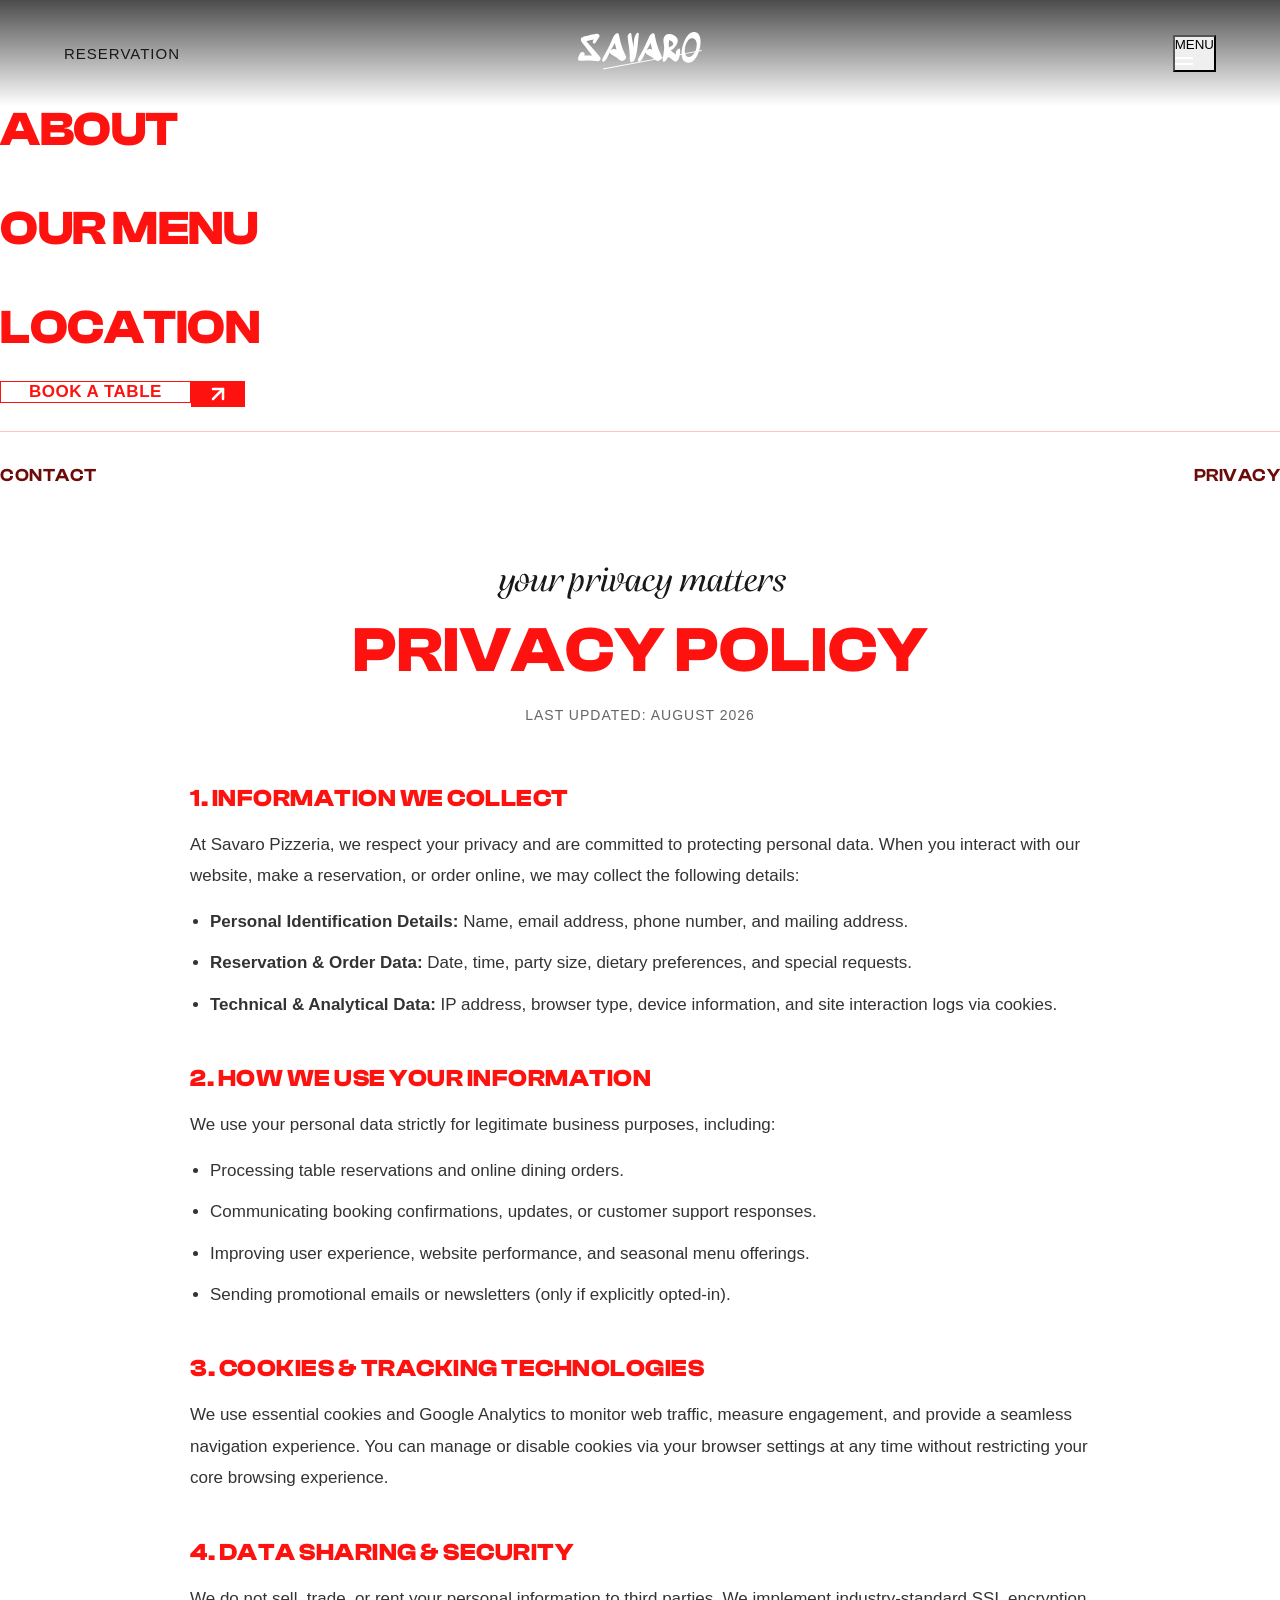
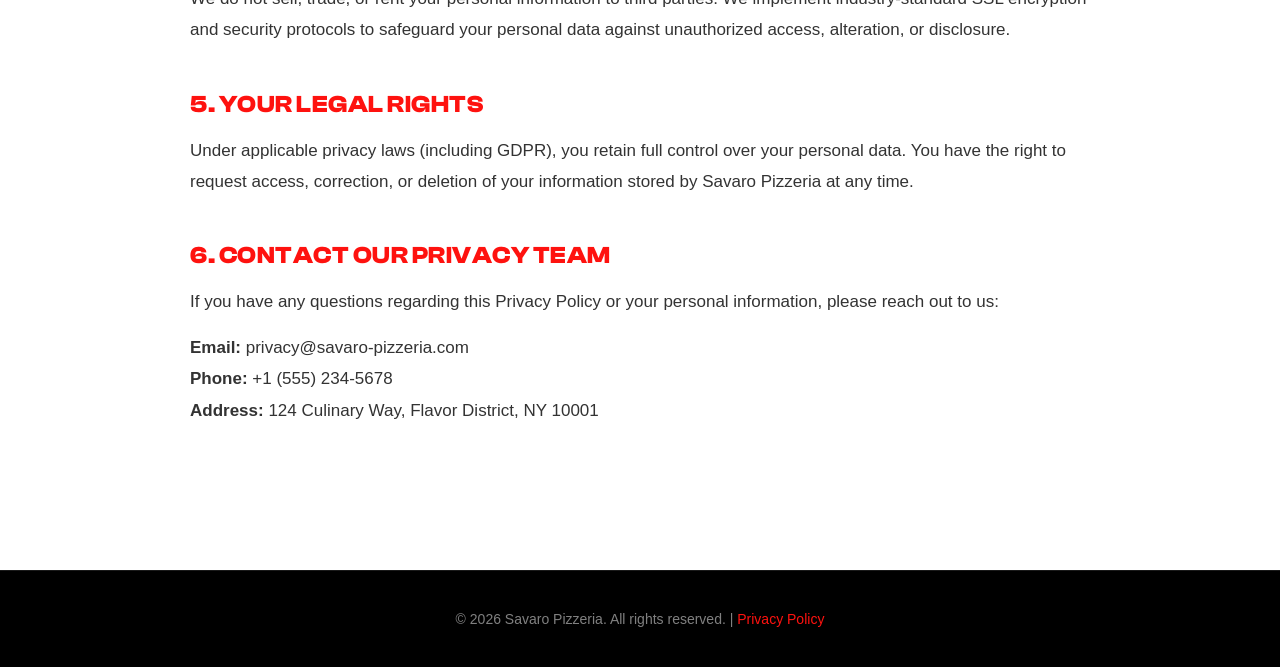
<file: privacy-policy.html>
<!DOCTYPE html>
<html lang="en">
<head>
    <meta charset="UTF-8">
    <meta name="viewport" content="width=device-width, initial-scale=1.0">
    <title>Privacy Policy | Savaro Pizzeria</title>
    <meta name="description" content="Read Savaro Pizzeria's Privacy Policy to learn how we protect your personal information and data privacy.">
    <link rel="stylesheet" href="style.css?v=2.0">
    
    <!-- Google Analytics (GA4) -->
    <script async src="https://www.googletagmanager.com/gtag/js?id=G-XXXXXXXXXX"></script>
    <script>
      window.dataLayer = window.dataLayer || [];
      function gtag(){dataLayer.push(arguments);}
      gtag('js', new Date());
      gtag('config', 'G-XXXXXXXXXX');
    </script>
    
    <!-- Structured Data (JSON-LD) -->
    <script type="application/ld+json">
    {
      "@context": "https://schema.org",
      "@type": "WebPage",
      "name": "Privacy Policy",
      "description": "Privacy policy document for Savaro Pizzeria.",
      "publisher": {
        "@type": "Restaurant",
        "name": "Savaro Pizzeria"
      }
    }
    </script>

    <style>
        body { background: #ffffff; padding-top: 100px; }
    </style>
</head>
<body>

    <!-- Header Navigation -->
    <header class="header">
        <div class="nav-left">
            <a href="index.html#reservation" class="nav-reservation" style="color: #1A1717;">RESERVATION</a>
        </div>
        <div class="nav-center">
            <a href="index.html#hero">
                <img src="assets/Logo.svg" alt="Savaro Logo - Artisanal Pizzeria" class="brand-logo">
            </a>
        </div>
        <div class="nav-right">
            <button class="menu-btn" id="menuToggle" aria-label="Toggle navigation">
                <span class="menu-text-label">MENU</span>
                <div class="hamburger-icon">
                    <span></span>
                    <span></span>
                </div>
            </button>
        </div>
    </header>

    <!-- Side Navigation Drawer -->
    <div class="menu-overlay" id="menuOverlay"></div>
    <div class="menu-wrapper" id="menuDrawer">
        <nav class="drawer-nav">
            <ul class="drawer-links">
                <li><a href="index.html#about">ABOUT</a></li>
                <li><a href="index.html#menu">OUR MENU</a></li>
                <li><a href="index.html#location">LOCATION</a></li>
            </ul>
        </nav>

        <div class="drawer-cta-wrapper" style="margin: 24px 0;">
            <a href="index.html#reservation" class="hero-btn drawer-cta-btn" style="text-decoration: none; display: inline-flex;">
                <div class="btn-text-wrapper">
                    <span class="btn-text">BOOK A TABLE</span>
                </div>
                <div class="btn-icon-wrapper">
                    <svg class="btn-arrow-icon" width="24" height="24" viewBox="0 0 24 24" fill="none" stroke="currentColor" stroke-width="2.5" stroke-linecap="round" stroke-linejoin="round">
                        <line x1="7" y1="17" x2="17" y2="7"></line>
                        <polyline points="7 7 17 7 17 17"></polyline>
                    </svg>
                </div>
            </a>
        </div>

        <div class="drawer-divider"></div>
        <div class="drawer-footer">
            <a href="index.html#reservation" class="drawer-footer-link">CONTACT</a>
            <a href="privacy-policy.html" class="drawer-footer-link">PRIVACY</a>
        </div>
    </div>

    <!-- Privacy Policy Content Section -->
    <section class="privacy-page-section">
        <div class="privacy-container">
            <div class="privacy-header">
                <span class="privacy-subtitle">your privacy matters</span>
                <h1 class="privacy-title">Privacy Policy</h1>
                <span class="privacy-meta">Last Updated: August 2026</span>
            </div>

            <!-- Section 1 -->
            <article class="privacy-card">
                <h2 class="privacy-card-title">1. Information We Collect</h2>
                <div class="privacy-card-content">
                    <p>At Savaro Pizzeria, we respect your privacy and are committed to protecting personal data. When you interact with our website, make a reservation, or order online, we may collect the following details:</p>
                    <ul class="privacy-list">
                        <li><strong>Personal Identification Details:</strong> Name, email address, phone number, and mailing address.</li>
                        <li><strong>Reservation & Order Data:</strong> Date, time, party size, dietary preferences, and special requests.</li>
                        <li><strong>Technical & Analytical Data:</strong> IP address, browser type, device information, and site interaction logs via cookies.</li>
                    </ul>
                </div>
            </article>

            <!-- Section 2 -->
            <article class="privacy-card">
                <h2 class="privacy-card-title">2. How We Use Your Information</h2>
                <div class="privacy-card-content">
                    <p>We use your personal data strictly for legitimate business purposes, including:</p>
                    <ul class="privacy-list">
                        <li>Processing table reservations and online dining orders.</li>
                        <li>Communicating booking confirmations, updates, or customer support responses.</li>
                        <li>Improving user experience, website performance, and seasonal menu offerings.</li>
                        <li>Sending promotional emails or newsletters (only if explicitly opted-in).</li>
                    </ul>
                </div>
            </article>

            <!-- Section 3 -->
            <article class="privacy-card">
                <h2 class="privacy-card-title">3. Cookies & Tracking Technologies</h2>
                <div class="privacy-card-content">
                    <p>We use essential cookies and Google Analytics to monitor web traffic, measure engagement, and provide a seamless navigation experience. You can manage or disable cookies via your browser settings at any time without restricting your core browsing experience.</p>
                </div>
            </article>

            <!-- Section 4 -->
            <article class="privacy-card">
                <h2 class="privacy-card-title">4. Data Sharing & Security</h2>
                <div class="privacy-card-content">
                    <p>We do not sell, trade, or rent your personal information to third parties. We implement industry-standard SSL encryption and security protocols to safeguard your personal data against unauthorized access, alteration, or disclosure.</p>
                </div>
            </article>

            <!-- Section 5 -->
            <article class="privacy-card">
                <h2 class="privacy-card-title">5. Your Legal Rights</h2>
                <div class="privacy-card-content">
                    <p>Under applicable privacy laws (including GDPR), you retain full control over your personal data. You have the right to request access, correction, or deletion of your information stored by Savaro Pizzeria at any time.</p>
                </div>
            </article>

            <!-- Section 6 -->
            <article class="privacy-card">
                <h2 class="privacy-card-title">6. Contact Our Privacy Team</h2>
                <div class="privacy-card-content">
                    <p>If you have any questions regarding this Privacy Policy or your personal information, please reach out to us:</p>
                    <p><strong>Email:</strong> privacy@savaro-pizzeria.com<br>
                    <strong>Phone:</strong> +1 (555) 234-5678<br>
                    <strong>Address:</strong> 124 Culinary Way, Flavor District, NY 10001</p>
                </div>
            </article>
        </div>
    </section>

    <!-- Footer -->
    <footer class="footer-section" style="background-color: #000000; padding: 40px 5%; border-top: 1px solid rgba(255,255,255,0.1); text-align: center; color: rgba(255,255,255,0.5); font-size: 14px;">
        <p>&copy; 2026 Savaro Pizzeria. All rights reserved. | <a href="privacy-policy.html" style="color: var(--color-brand-red); text-decoration: none;">Privacy Policy</a></p>
    </footer>

    <!-- Script for Menu Drawer Toggle -->
    <script>
        const menuToggle = document.getElementById('menuToggle');
        const menuDrawer = document.getElementById('menuDrawer');
        const menuOverlay = document.getElementById('menuOverlay');

        function toggleMenu() {
            const isOpen = menuDrawer.classList.contains('active');
            if (isOpen) {
                menuToggle.classList.remove('active');
                menuDrawer.classList.remove('active');
                menuOverlay.classList.remove('active');
                document.body.style.overflow = '';
            } else {
                menuToggle.classList.add('active');
                menuDrawer.classList.add('active');
                menuOverlay.classList.add('active');
                document.body.style.overflow = 'hidden';
            }
        }

        menuToggle.addEventListener('click', toggleMenu);
        menuOverlay.addEventListener('click', toggleMenu);
    </script>
</body>
</html>
</file>
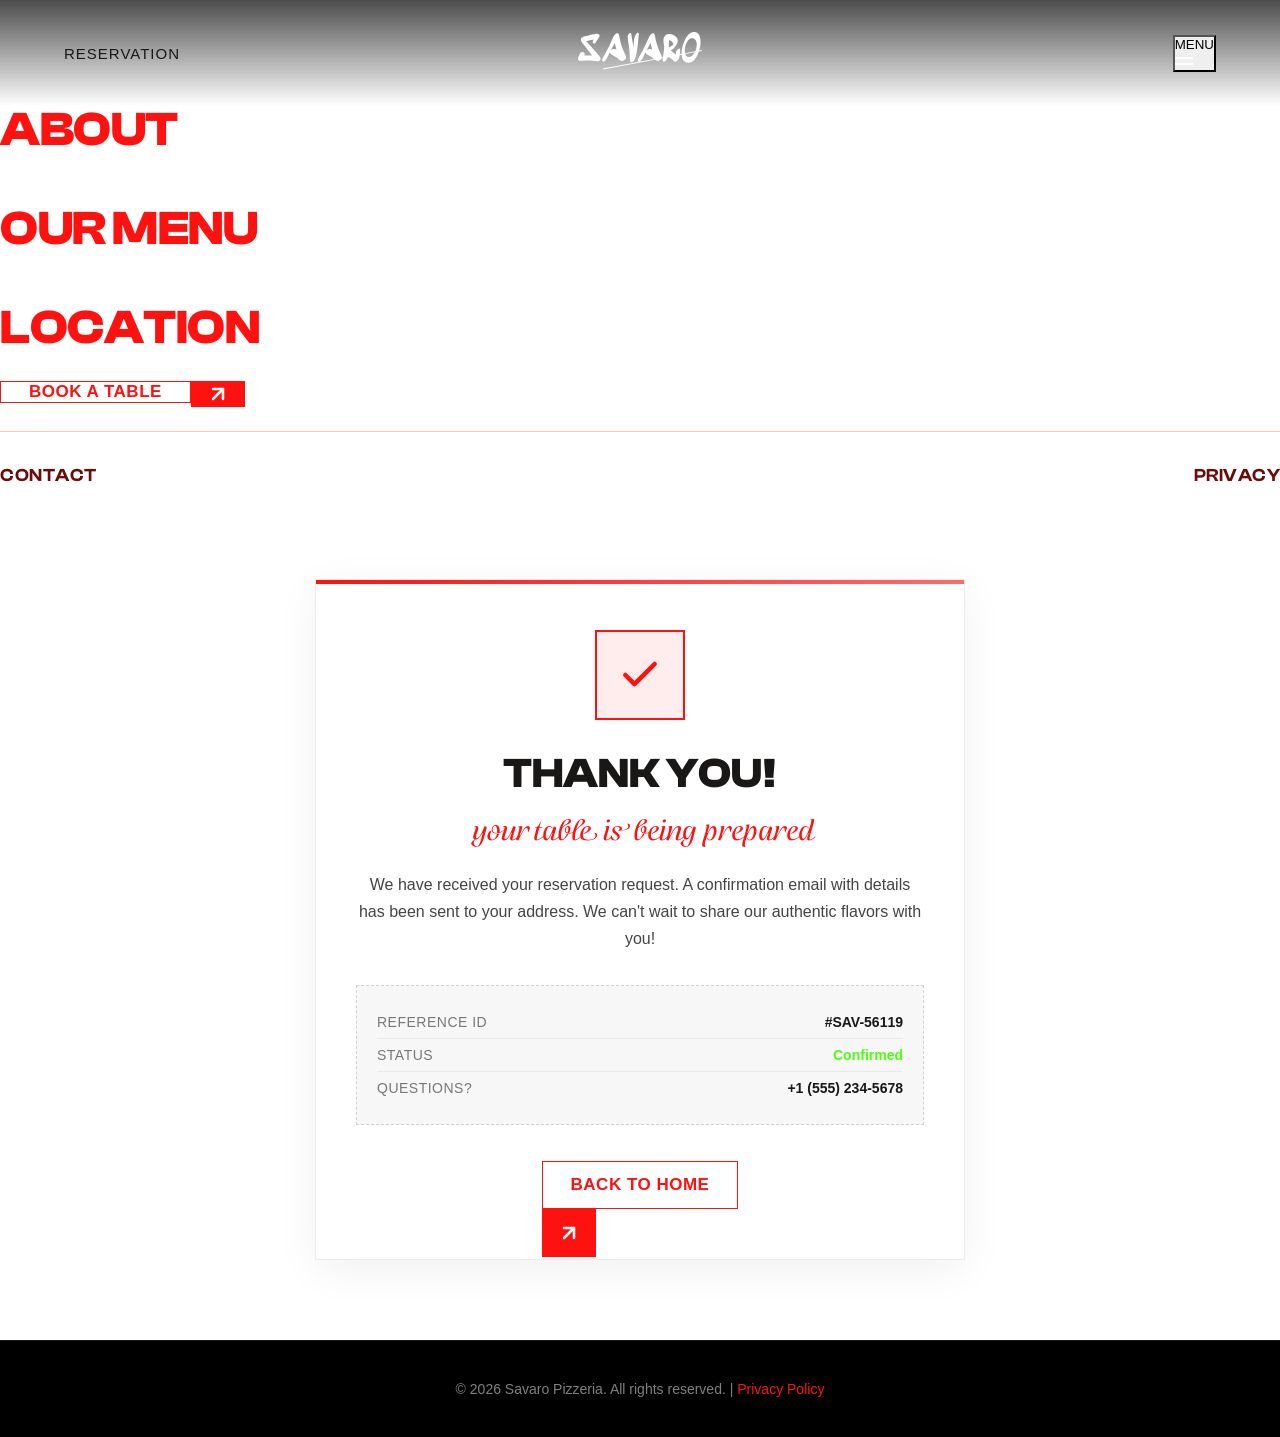
<file: thank-you.html>
<!DOCTYPE html>
<html lang="en">
<head>
    <meta charset="UTF-8">
    <meta name="viewport" content="width=device-width, initial-scale=1.0">
    <title>Thank You | Savaro Pizzeria</title>
    <meta name="description" content="Thank you for your reservation or message at Savaro Pizzeria. We look forward to welcoming you soon!">
    <link rel="stylesheet" href="style.css?v=2.0">
    
    <!-- Google Analytics (GA4) -->
    <script async src="https://www.googletagmanager.com/gtag/js?id=G-XXXXXXXXXX"></script>
    <script>
      window.dataLayer = window.dataLayer || [];
      function gtag(){dataLayer.push(arguments);}
      gtag('js', new Date());
      gtag('config', 'G-XXXXXXXXXX');
    </script>
    
    <!-- Structured Data (JSON-LD) -->
    <script type="application/ld+json">
    {
      "@context": "https://schema.org",
      "@type": "WebPage",
      "name": "Reservation Confirmation",
      "description": "Thank you page for Savaro Pizzeria reservations.",
      "publisher": {
        "@type": "Restaurant",
        "name": "Savaro Pizzeria"
      }
    }
    </script>

    <style>
        body { background: #ffffff; color: #1A1717; padding-top: 100px; }
    </style>
</head>
<body>

    <!-- Header Navigation -->
    <header class="header">
        <div class="nav-left">
            <a href="index.html#reservation" class="nav-reservation" style="color: #1A1717;">RESERVATION</a>
        </div>
        <div class="nav-center">
            <a href="index.html#hero">
                <img src="assets/Logo.svg" alt="Savaro Logo - Artisanal Pizzeria" class="brand-logo">
            </a>
        </div>
        <div class="nav-right">
            <button class="menu-btn" id="menuToggle" aria-label="Toggle navigation">
                <span class="menu-text-label">MENU</span>
                <div class="hamburger-icon">
                    <span></span>
                    <span></span>
                </div>
            </button>
        </div>
    </header>

    <!-- Side Navigation Drawer -->
    <div class="menu-overlay" id="menuOverlay"></div>
    <div class="menu-wrapper" id="menuDrawer">
        <nav class="drawer-nav">
            <ul class="drawer-links">
                <li><a href="index.html#about">ABOUT</a></li>
                <li><a href="index.html#menu">OUR MENU</a></li>
                <li><a href="index.html#location">LOCATION</a></li>
            </ul>
        </nav>

        <div class="drawer-cta-wrapper" style="margin: 24px 0;">
            <a href="index.html#reservation" class="hero-btn drawer-cta-btn" style="text-decoration: none; display: inline-flex;">
                <div class="btn-text-wrapper">
                    <span class="btn-text">BOOK A TABLE</span>
                </div>
                <div class="btn-icon-wrapper">
                    <svg class="btn-arrow-icon" width="24" height="24" viewBox="0 0 24 24" fill="none" stroke="currentColor" stroke-width="2.5" stroke-linecap="round" stroke-linejoin="round">
                        <line x1="7" y1="17" x2="17" y2="7"></line>
                        <polyline points="7 7 17 7 17 17"></polyline>
                    </svg>
                </div>
            </a>
        </div>

        <div class="drawer-divider"></div>
        <div class="drawer-footer">
            <a href="index.html#reservation" class="drawer-footer-link">CONTACT</a>
            <a href="privacy-policy.html" class="drawer-footer-link">PRIVACY</a>
        </div>
    </div>

    <!-- Thank You Main Section -->
    <section class="thankyou-page-section">
        <div class="thankyou-card">
            <div class="thankyou-icon-circle">
                <svg viewBox="0 0 24 24" fill="none" stroke="currentColor" stroke-width="2.5" stroke-linecap="round" stroke-linejoin="round">
                    <polyline points="20 6 9 17 4 12"></polyline>
                </svg>
            </div>
            
            <h1 class="thankyou-title">Thank You!</h1>
            <span class="thankyou-subtitle">your table is being prepared</span>

            <p class="thankyou-msg">
                We have received your reservation request. A confirmation email with details has been sent to your address. We can't wait to share our authentic flavors with you!
            </p>

            <div class="thankyou-info-box">
                <div class="thankyou-info-row">
                    <span class="thankyou-info-label">Reference ID</span>
                    <span class="thankyou-info-val" id="refId">#SAV-84920</span>
                </div>
                <div class="thankyou-info-row">
                    <span class="thankyou-info-label">Status</span>
                    <span class="thankyou-info-val" style="color: #4EFE10;">Confirmed</span>
                </div>
                <div class="thankyou-info-row">
                    <span class="thankyou-info-label">Questions?</span>
                    <span class="thankyou-info-val">+1 (555) 234-5678</span>
                </div>
            </div>

            <div class="error-actions">
                <a href="index.html" class="hero-btn" style="text-decoration:none;">
                    <div class="btn-text-wrapper">
                        <span class="btn-text">Back to Home</span>
                    </div>
                    <div class="btn-icon-wrapper">
                        <svg class="btn-arrow-icon" width="24" height="24" viewBox="0 0 24 24" fill="none" stroke="currentColor" stroke-width="2.5" stroke-linecap="round" stroke-linejoin="round">
                            <line x1="7" y1="17" x2="17" y2="7"></line>
                            <polyline points="7 7 17 7 17 17"></polyline>
                        </svg>
                    </div>
                </a>
            </div>
        </div>
    </section>

    <!-- Footer -->
    <footer class="footer-section" style="background-color: #000000; padding: 40px 5%; border-top: 1px solid rgba(255,255,255,0.1); text-align: center; color: rgba(255,255,255,0.5); font-size: 14px;">
        <p>&copy; 2026 Savaro Pizzeria. All rights reserved. | <a href="privacy-policy.html" style="color: var(--color-brand-red); text-decoration: none;">Privacy Policy</a></p>
    </footer>

    <!-- Script for Menu Drawer & Dynamic Ref Generator -->
    <script>
        const menuToggle = document.getElementById('menuToggle');
        const menuDrawer = document.getElementById('menuDrawer');
        const menuOverlay = document.getElementById('menuOverlay');

        function toggleMenu() {
            const isOpen = menuDrawer.classList.contains('active');
            if (isOpen) {
                menuToggle.classList.remove('active');
                menuDrawer.classList.remove('active');
                menuOverlay.classList.remove('active');
                document.body.style.overflow = '';
            } else {
                menuToggle.classList.add('active');
                menuDrawer.classList.add('active');
                menuOverlay.classList.add('active');
                document.body.style.overflow = 'hidden';
            }
        }

        menuToggle.addEventListener('click', toggleMenu);
        menuOverlay.addEventListener('click', toggleMenu);

        // Generate dynamic Ref ID
        const randomNum = Math.floor(10000 + Math.random() * 90000);
        document.getElementById('refId').innerText = `#SAV-${randomNum}`;
    </script>
</body>
</html>
</file>
<file: style.css>
/* Local Fonts - Clash Display */
@font-face {
    font-family: 'Clash Display';
    src: url('fonts/ClashDisplay/ClashDisplay-Bold.otf') format('opentype');
    font-weight: 700;
    font-style: normal;
}

@font-face {
    font-family: 'Clash Display';
    src: url('fonts/ClashDisplay/ClashDisplay-Semibold.otf') format('opentype');
    font-weight: 600;
    font-style: normal;
}

@font-face {
    font-family: 'Clash Display';
    src: url('fonts/ClashDisplay/ClashDisplay-Medium.otf') format('opentype');
    font-weight: 500;
    font-style: normal;
}

@font-face {
    font-family: 'Clash Display';
    src: url('fonts/ClashDisplay/ClashDisplay-Regular.otf') format('opentype');
    font-weight: 400;
    font-style: normal;
}

/* Local Fonts - Telma */
@font-face {
    font-family: 'Telma';
    src: url('fonts/Telma_Complete/Fonts/WEB/fonts/Telma-Regular.woff2') format('woff2'),
         url('fonts/Telma_Complete/Fonts/WEB/fonts/Telma-Regular.woff') format('woff'),
         url('fonts/Telma_Complete/Fonts/TTF/Telma-Regular.ttf') format('truetype');
    font-weight: 400;
    font-style: normal;
}

@font-face {
    font-family: 'Telma';
    src: url('fonts/Telma_Complete/Fonts/WEB/fonts/Telma-Medium.woff2') format('woff2'),
         url('fonts/Telma_Complete/Fonts/WEB/fonts/Telma-Medium.woff') format('woff'),
         url('fonts/Telma_Complete/Fonts/TTF/Telma-Medium.ttf') format('truetype');
    font-weight: 500;
    font-style: normal;
}

@font-face {
    font-family: 'Telma';
    src: url('fonts/Telma_Complete/Fonts/WEB/fonts/Telma-Bold.woff2') format('woff2'),
         url('fonts/Telma_Complete/Fonts/WEB/fonts/Telma-Bold.woff') format('woff'),
         url('fonts/Telma_Complete/Fonts/TTF/Telma-Bold.ttf') format('truetype');
    font-weight: 700;
    font-style: normal;
}

/* Google Fonts Imports */
@import url('https://fonts.googleapis.com/css2?family=Inter:wght@400;500;600;700&display=swap');

:root {
    --font-heading: 'Clash Display', 'Inter', sans-serif;
    --font-body: 'Inter', sans-serif;
    --font-script: 'Telma', cursive, sans-serif;
    
    --color-bg: #000000;
    --color-text-white: #ffffff;
    --color-brand-red: #FE120F;

    /* Framer Tokens */
    --token-4894fc84-8411-41e0-9c14-73077482fdfd: #ffffff;
    --token-caa0f8c4-a0ee-479c-a1fd-42fde3b8d7b5: #1A1717;
    --token-f886972d-4178-46b6-9ce9-b210e8ad5e30: #FE120F;
    --token-8dc48b06-cc38-4689-be32-62a0c43162f3: #000000;
    --token-028104f8-b29f-44fb-95e9-507d9ebac337: #E2B5B5;
    --token-6e51681f-6624-4728-bf1a-0ec782285abb: #333333;
}

*, *::before, *::after {
    margin: 0;
    padding: 0;
    box-sizing: border-box;
    border-radius: 0 !important;
}

html {
    width: 100%;
    scroll-behavior: smooth;
}

body {
    width: 100%;
    min-height: 100vh;
    overflow-x: hidden;
    background-color: var(--color-bg);
    color: var(--color-text-white);
    font-family: var(--font-body);
    -webkit-font-smoothing: antialiased;
}

/* Navigation Header */
.header {
    position: fixed;
    top: 0;
    left: 0;
    width: 100%;
    z-index: 1010;
    padding: 32px 64px;
    display: flex;
    justify-content: space-between;
    align-items: center;
    background: linear-gradient(180deg, rgba(0, 0, 0, 0.7) 0%, rgba(0, 0, 0, 0) 100%);
    pointer-events: none;
}

.nav-left, .nav-center, .nav-right {
    pointer-events: auto;
}

.nav-left, .nav-right {
    flex: 1;
    display: flex;
}

.nav-left {
    justify-content: flex-start;
}

.nav-right {
    justify-content: flex-end;
}

.nav-center {
    display: flex;
    justify-content: center;
    align-items: center;
}

.nav-reservation {
    color: var(--color-text-white);
    text-decoration: none;
    font-family: var(--font-body);
    font-size: 15px;
    font-weight: 500;
    letter-spacing: 1px;
    text-transform: uppercase;
    transition: opacity 0.2s ease;
}

.nav-reservation:hover {
    opacity: 0.8;
}

.brand-logo {
    height: 38px;
    width: auto;
    filter: brightness(0) invert(1);
}

/* Navigation Drawer Toggle Button in Header */
.drawer-toggle-btn {
    position: relative;
    z-index: 1020;
    background: transparent;
    border: none;
    color: var(--color-text-white);
    font-family: var(--font-body);
    font-size: 15px;
    font-weight: 500;
    letter-spacing: 1px;
    cursor: pointer;
    display: flex;
    align-items: center;
    gap: 10px;
    transition: color 0.4s ease;
}

.drawer-toggle-btn.active {
    color: var(--color-brand-red) !important;
}

.drawer-toggle-btn.active span {
    color: var(--color-brand-red) !important;
}

.hamburger-icon {
    position: relative;
    width: 18px;
    height: 18px;
    display: flex;
    align-items: center;
    justify-content: center;
}

.hamburger-icon span {
    position: absolute;
    display: block;
    width: 18px;
    height: 2px;
    background-color: var(--color-text-white);
    transition: transform 0.4s cubic-bezier(0.16, 1, 0.3, 1), background-color 0.4s ease;
}

.hamburger-icon span:nth-child(1) {
    top: 5px;
}

.hamburger-icon span:nth-child(2) {
    top: 11px;
}

/* Active State: Red X */
.drawer-toggle-btn.active .hamburger-icon span {
    background-color: var(--color-brand-red) !important;
}

.drawer-toggle-btn.active .hamburger-icon span:nth-child(1) {
    top: 8px;
    transform: rotate(45deg);
}

.drawer-toggle-btn.active .hamburger-icon span:nth-child(2) {
    top: 8px;
    transform: rotate(-45deg);
}

/* Side Navigation Drawer */
.drawer-overlay {
    position: fixed;
    inset: 0;
    background: rgba(0, 0, 0, 0.6);
    backdrop-filter: blur(4px);
    opacity: 0;
    visibility: hidden;
    transition: opacity 0.4s ease, visibility 0.4s ease;
    z-index: 1000;
}

.drawer-overlay.active {
    opacity: 1;
    visibility: visible;
}

.drawer-wrapper {
    position: fixed;
    top: 0;
    right: -520px;
    width: 500px;
    height: 100vh;
    background: #ffffff;
    color: var(--color-brand-red);
    z-index: 1001;
    padding: 120px 48px 48px;
    display: flex;
    flex-direction: column;
    justify-content: flex-start;
    transition: right 0.4s cubic-bezier(0.16, 1, 0.3, 1);
}

.drawer-wrapper.active {
    right: 0;
}

.drawer-nav {
    margin-bottom: auto;
}

.drawer-links {
    list-style: none;
    display: flex;
    flex-direction: column;
    gap: 40px;
}

.drawer-links a {
    font-family: var(--font-heading);
    font-size: 48px;
    font-weight: 700;
    text-transform: uppercase;
    color: var(--color-brand-red);
    text-decoration: none;
    transition: opacity 0.2s ease, transform 0.2s ease;
    display: inline-block;
    letter-spacing: -0.5px;
}

.drawer-links a:hover {
    opacity: 0.75;
    transform: translateX(8px);
}

.drawer-divider {
    width: 100%;
    height: 1px;
    background-color: rgba(254, 18, 15, 0.25);
    margin-bottom: 32px;
}

.drawer-footer {
    display: flex;
    justify-content: space-between;
    align-items: center;
    padding-bottom: 12px;
}

.drawer-footer-link {
    font-family: var(--font-heading);
    color: #6b0c0a;
    font-size: 18px;
    font-weight: 600;
    text-transform: uppercase;
    text-decoration: none;
    letter-spacing: 0.5px;
    transition: opacity 0.2s ease;
}

.drawer-footer-link:hover {
    opacity: 0.7;
}

/* Full Viewport Hero Section */
.hero-section {
    position: relative;
    width: 100%;
    max-width: 100%;
    height: 100vh;
    display: flex;
    align-items: center;
    justify-content: center;
    overflow: hidden;
}

/* Background Image Layer (Unfiltered & Pure) */
.hero-bg-wrapper {
    position: absolute;
    inset: 0;
    width: 100%;
    height: 100%;
    z-index: 1;
}

.hero-image {
    width: 100%;
    height: 100%;
    object-fit: cover;
    object-position: center;
}

/* Main Hero Content Container */
.hero-content {
    position: relative;
    z-index: 10;
    width: 100%;
    max-width: 1300px;
    height: 100%;
    display: flex;
    flex-direction: column;
    align-items: center;
    justify-content: center;
    padding-top: 60px;
}

/* Subtitle Block with Decorative Lines SVG */
.subtitle-container {
    position: relative;
    display: inline-flex;
    align-items: center;
    margin-bottom: -15px;
    z-index: 15;
}

/* Universal Section Header System */
.section-header-block {
    display: flex;
    flex-direction: column;
    align-items: center;
    gap: 12px;
    text-align: center;
    margin-bottom: 24px;
    width: 100%;
}

.section-subtitle-script {
    font-family: var(--font-script);
    font-size: 38px;
    color: #1A1717;
    text-transform: lowercase;
    text-align: center;
    line-height: 1.2;
}

.section-title-red {
    font-family: 'Clash Display', var(--font-heading);
    font-size: 66px;
    font-weight: 600;
    color: var(--color-brand-red);
    text-transform: uppercase;
    line-height: 1.1;
    letter-spacing: 1.32px;
    text-align: center;
    position: relative;
    display: inline-block;
    text-shadow: none;
    margin: 0;
}

.brand-lines-icon,
.section-title-lines {
    position: absolute;
    width: 44px;
    height: auto;
    left: -44px;
    top: -12px;
    pointer-events: none;
}

.hero-section .decorative-lines {
    position: absolute;
    width: 44px;
    height: auto;
    left: -48px;
    top: -14px;
    pointer-events: none;
}

.script-text {
    font-family: var(--font-script);
    font-size: 44px;
    font-weight: 400;
    color: var(--color-text-white);
    letter-spacing: 1px;
    text-transform: lowercase;
    text-shadow: 0 2px 10px rgba(0, 0, 0, 0.5);
    transform: rotate(-3deg);
    display: inline-block;
}

/* Main Title in Clash Display */
.hero-title {
    font-family: var(--font-heading);
    font-size: 104px;
    font-weight: 600;
    line-height: 0.88;
    text-transform: uppercase;
    color: var(--color-text-white);
    letter-spacing: 0px;
    display: flex;
    flex-direction: column;
    align-items: center;
    text-shadow: 0 4px 20px rgba(0, 0, 0, 0.5);
    margin-bottom: 40px;
}

.title-line {
    display: block;
}

/* Bottom Row: Description (Left) + Split CTA Button (Right) */
.hero-bottom-row {
    position: absolute;
    bottom: 48px;
    width: 100%;
    padding: 0 64px;
    display: flex;
    justify-content: space-between;
    align-items: flex-end;
    z-index: 20;
}

.hero-description {
    font-family: var(--font-body);
    font-size: 18.5px;
    font-weight: 400;
    text-transform: uppercase;
    line-height: 1.55;
    color: var(--color-text-white);
    max-width: 380px;
    letter-spacing: 0.5px;
    text-shadow: 0 2px 8px rgba(0, 0, 0, 0.6);
}

/* Split Red/White CTA Button */
.hero-cta-wrapper {
    display: flex;
}

/* Split Red/White CTA Button */
.hero-cta-wrapper {
    display: flex;
}

.btn {
    display: inline-flex;
    align-items: center;
    text-decoration: none;
    height: 54px;
}

.btn-text-wrapper {
    background: #ffffff;
    height: 100%;
    padding: 0 28px;
    display: flex;
    align-items: center;
    justify-content: center;
    border: 1px solid var(--color-brand-red);
    transition: background-color 1s cubic-bezier(0.16, 1, 0.3, 1), border-color 1s cubic-bezier(0.16, 1, 0.3, 1);
}

.btn-text {
    font-family: var(--font-body);
    font-size: 17px;
    font-weight: 600;
    text-transform: uppercase;
    color: var(--color-brand-red);
    letter-spacing: 0.5px;
    transition: color 1s cubic-bezier(0.16, 1, 0.3, 1);
}

.btn-icon-wrapper {
    background: var(--color-brand-red);
    width: 54px;
    height: 100%;
    display: flex;
    align-items: center;
    justify-content: center;
    border: 1px solid var(--color-brand-red);
    transition: background-color 1s cubic-bezier(0.16, 1, 0.3, 1), border-color 1s cubic-bezier(0.16, 1, 0.3, 1);
}

.btn-arrow-icon {
    stroke: #ffffff;
    width: 24px;
    height: 24px;
    transition: transform 1s cubic-bezier(0.16, 1, 0.3, 1), stroke 1s cubic-bezier(0.16, 1, 0.3, 1);
}

/* Hover Animation: Color Inversion & Smooth Arrow Rotation (points right) */
.btn:hover .btn-text-wrapper {
    background: var(--color-brand-red);
}

.btn:hover .btn-text {
    color: #ffffff;
}

.btn:hover .btn-icon-wrapper {
    background: #ffffff;
    border-color: var(--color-brand-red);
}

.btn:hover .btn-arrow-icon {
    stroke: var(--color-brand-red) !important;
    color: var(--color-brand-red) !important;
    transform: rotate(45deg);
}

.btn:hover .btn-arrow-icon line,
.btn:hover .btn-arrow-icon polyline {
    stroke: var(--color-brand-red) !important;
}

/* Responsive Scaling */
@media (max-width: 1200px) {
    .hero-title {
        font-size: 96px;
    }
    .script-text {
        font-size: 44px;
    }
}

@media (max-width: 768px) {
    html, body {
        width: 100% !important;
        max-width: 100% !important;
        overflow-x: hidden !important;
    }

    .header {
        padding: 16px 20px;
        width: 100% !important;
        max-width: 100% !important;
        box-sizing: border-box !important;
    }

    .nav-left, .nav-reservation {
        display: none !important;
    }

    .hero-title {
        font-size: 52px;
        line-height: 0.95;
    }

    .script-text {
        font-size: 32px;
    }

    .subtitle-container {
        margin-bottom: 8px !important;
    }

    .hero-section .decorative-lines {
        left: -42px !important;
        top: -16px !important;
        width: 38px !important;
    }

    .hero-description {
        display: none !important;
    }

    .hero-bottom-row {
        position: relative;
        bottom: auto;
        padding: 0 20px;
        flex-direction: column;
        align-items: center;
        gap: 0;
        margin-top: 24px;
        text-align: center;
    }

    .drawer-wrapper {
        width: 100%;
        max-width: 100%;
    }
}

.mobile-chef-break {
    display: none;
}

@media (max-width: 768px) {
    .mobile-chef-break {
        display: block !important;
    }

    /* Mobile Section Title Typography & Red SVG Icon Scaling */
    .section-subtitle-script,
    .about-subtitle,
    .script-text {
        font-size: 24px !important;
        line-height: 1.2 !important;
    }

    .section-title-red {
        font-size: 30px !important;
        line-height: 1.15 !important;
        letter-spacing: 0.5px !important;
    }

    .brand-lines-icon,
    .section-title-lines {
        width: 26px !important;
        top: -6px !important;
        left: -30px !important;
    }

    /* Position SVG lines icon uniformly across mobile titles */
    .testimonials-section .brand-lines-icon {
        left: 10px !important;
    }

    /* FORCED 100% Full Width Mobile CTA Buttons */
    .btn,
    .booking-submit-btn,
    .form-submit-row,
    .hero-cta-wrapper,
    .about-cta-wrapper,
    .menu-cta-wrapper {
        width: 100% !important;
        max-width: 100% !important;
        display: flex !important;
        box-sizing: border-box !important;
    }

    .hero-cta-wrapper {
        padding: 0 20px !important;
    }

    .btn {
        justify-content: space-between !important;
    }

    .btn .btn-text-wrapper {
        flex: 1 !important;
        text-align: center !important;
    }

    /* Universal Tighter Equal Section Spacing on Mobile (40px) */
    section,
    .hero-section,
    .about-section,
    .menu-section,
    .TeamSection,
    .faq-section,
    .testimonials-section,
    .booking-section,
    .location-section {
        padding-top: 40px !important;
        padding-bottom: 40px !important;
        margin-top: 0 !important;
        margin-bottom: 0 !important;
        width: 100% !important;
        max-width: 100% !important;
        overflow-x: hidden !important;
        box-sizing: border-box !important;
    }

    .section-header-block {
        margin-bottom: 14px !important;
    }

    .about-container,
    .menu-container,
    .testimonials-container,
    .booking-container,
    .ContainerContent,
    .faq-container {
        gap: 18px !important;
    }

    .menu-gallery-marquee-wrapper {
        width: 100% !important;
        margin-left: 0 !important;
        overflow: hidden !important;
    }

    /* Mobile Vertical Stack Team/Chef Section (No Marquee, Vertical Stack, No Side Fade Mask) */
    .TeamSection {
        padding-left: 20px !important;
        padding-right: 20px !important;
    }

    .ContainerContent {
        gap: 36px !important;
    }

    .DivFramerEoe57Container {
        height: auto !important;
        overflow: visible !important;
        -webkit-mask-image: none !important;
        mask-image: none !important;
    }

    .SectionMaskGroup {
        height: auto !important;
        overflow: visible !important;
    }

    .team-carousel-wrapper {
        height: auto !important;
        overflow: visible !important;
    }

    /* Remove side-fade mask on mobile */
    .team-carousel-mask {
        overflow: visible !important;
        -webkit-mask-image: none !important;
        mask-image: none !important;
    }

    .team-carousel-track {
        display: flex !important;
        flex-direction: column !important;
        animation: none !important;
        transform: none !important;
        width: 100% !important;
        height: auto !important;
        gap: 36px !important;
        padding: 0 20px !important;
        box-sizing: border-box !important;
    }

    /* Hide duplicate carousel items on mobile */
    .team-carousel-track > .team-card[aria-hidden="true"] {
        display: none !important;
    }

    .team-card {
        width: 100% !important;
        max-width: 100% !important;
        height: auto !important;
        box-sizing: border-box !important;
    }

    .team-card-image-box {
        width: 100% !important;
        height: auto !important;
    }

    .team-card-img {
        width: 100% !important;
        height: 420px !important;
        object-fit: cover !important;
        object-position: center 20% !important;
    }

    .team-card-details {
        align-items: flex-start !important;
        text-align: left !important;
    }

    .team-member-name,
    .team-member-role {
        text-align: left !important;
    }

    /* Mobile Vertical Stack Testimonials (No Marquee, Vertical Cards) */
    .testimonials-marquee-wrapper {
        width: 100% !important;
        padding: 0 !important;
        margin: 0 !important;
        overflow: visible !important;
    }

    .marquee-gradient {
        display: none !important;
    }

    .testimonials-marquee {
        display: flex !important;
        flex-direction: column !important;
        width: 100% !important;
        animation: none !important;
        transform: none !important;
    }

    .marquee-content {
        display: flex !important;
        flex-direction: column !important;
        gap: 20px !important;
        width: 100% !important;
        padding: 0 !important;
    }

    .marquee-content[aria-hidden="true"] {
        display: none !important;
    }

    .testimonial-card {
        width: 100% !important;
        max-width: 100% !important;
        height: auto !important;
        min-height: auto !important;
        padding: 24px 20px !important;
        border-radius: 0px !important;
        box-sizing: border-box !important;
    }

    .testimonial-text {
        font-size: 16px !important;
        line-height: 1.5 !important;
        margin-bottom: 20px !important;
    }

    /* Mobile Booking Section Full Width Styling (Matches Review Cards Width) */
    .booking-section {
        padding-left: 20px !important;
        padding-right: 20px !important;
        width: 100% !important;
        max-width: 100% !important;
        box-sizing: border-box !important;
    }

    .booking-container {
        width: 100% !important;
        max-width: 100% !important;
        padding: 0 !important;
        margin: 0 !important;
        gap: 28px !important;
    }

    .booking-content-grid {
        width: 100% !important;
        max-width: 100% !important;
        gap: 28px !important;
        padding: 0 !important;
        margin: 0 !important;
        align-items: flex-start !important;
    }

    .booking-image-box {
        width: 100% !important;
        max-width: 100% !important;
        height: 240px !important;
        min-height: 240px !important;
        border-radius: 0px !important;
        margin: 0 !important;
    }

    .booking-img {
        width: 100% !important;
        height: 100% !important;
        object-fit: cover !important;
        border-radius: 0px !important;
    }

    .booking-form-box {
        width: 100% !important;
        max-width: 100% !important;
        padding: 0 !important;
        margin: 0 !important;
        align-items: flex-start !important;
    }

    .booking-form-heading {
        font-size: 22px !important;
        text-align: left !important;
        width: 100% !important;
        max-width: 100% !important;
        margin-bottom: 8px !important;
    }

    .booking-form {
        width: 100% !important;
        max-width: 100% !important;
        gap: 16px !important;
    }

    .form-row {
        flex-direction: column !important;
        gap: 16px !important;
        width: 100% !important;
    }

    .form-group {
        width: 100% !important;
    }

    .form-input,
    .form-textarea {
        width: 100% !important;
        box-sizing: border-box !important;
    }

    .form-submit-row {
        width: 100% !important;
        margin-top: 8px !important;
    }

    .booking-submit-btn {
        width: 100% !important;
        display: flex !important;
        justify-content: center !important;
    }
}

/* About Section */
.about-section {
    background-color: #ffffff;
    color: #1A1717;
    padding: 100px 48px;
    display: flex;
    justify-content: center;
    align-items: center;
    width: 100%;
}

.about-container {
    max-width: 1160px;
    width: 100%;
    display: flex;
    flex-direction: column;
    align-items: center;
    text-align: center;
    gap: 20px;
}

.about-badge {
    display: flex;
    justify-content: center;
}

.about-subtitle {
    font-family: var(--font-script);
    font-size: 52px;
    font-weight: 500;
    color: var(--color-brand-red);
    text-transform: lowercase;
}

.about-heading {
    font-family: var(--font-heading);
    font-size: 56px;
    font-weight: 600;
    line-height: 1.5;
    text-transform: uppercase;
    color: #1A1717;
    text-align: center;
    max-width: 1200px;
}

/* Inline Pizza Badges */
.inline-img-badge {
    display: inline-flex;
    vertical-align: middle;
    width: 104px;
    height: 52px;
    border-radius: 0px;
    margin: 0 10px;
    transform: translateY(-6px) translateZ(0);
    backface-visibility: hidden;
    -webkit-backface-visibility: hidden;
    box-shadow: 0 4px 12px rgba(0, 0, 0, 0.12);
    transition: transform 0.6s cubic-bezier(0.34, 1.56, 0.64, 1), box-shadow 0.6s ease;
}

.inline-img-badge:hover {
    transform: translateY(-10px) scale(1.12) rotate(2deg) !important;
    box-shadow: 0 10px 24px rgba(254, 18, 15, 0.25);
}

.inline-img-badge img {
    width: 100%;
    height: 100%;
    object-fit: cover;
    transform: translateZ(0);
    transition: transform 0.6s ease;
}

.inline-img-badge:hover img {
    transform: scale(1.08);
}

.about-cta-wrapper {
    margin-top: 10px;
}

@media (max-width: 768px) {
    .about-section {
        padding-left: 20px !important;
        padding-right: 20px !important;
        width: 100% !important;
        max-width: 100% !important;
        box-sizing: border-box !important;
    }
    .about-container {
        width: 100% !important;
        max-width: 100% !important;
        gap: 28px !important;
    }
    .about-heading {
        font-size: 34px !important;
        line-height: 1.35 !important;
        text-align: center !important;
        width: 100% !important;
        max-width: 100% !important;
    }
    .inline-img-badge {
        width: 72px !important;
        height: 36px !important;
        border-radius: 0px !important;
        margin: 0 4px !important;
        transform: translateY(-4px);
    }
    .about-cta-wrapper {
        width: 100% !important;
        display: flex !important;
        justify-content: center !important;
    }
}

.menu-cta-wrapper {
    display: flex;
    justify-content: center;
    margin-top: 32px;
    width: 100%;
}

/* Menu Section */
.menu-section {
    padding: 80px 64px 100px;
    background-color: #ffffff;
    color: #1A1717;
    display: flex;
    justify-content: center;
    align-items: center;
    width: 100%;
}

.menu-container {
    width: 100%;
    max-width: 1300px;
    display: flex;
    flex-direction: column;
    align-items: center;
    gap: 32px;
}

.menu-title-wrapper {
    display: flex;
    flex-direction: column;
    align-items: center;
    gap: 20px;
    text-align: center;
    max-width: 1130px;
}

.menu-main-title {
    font-family: var(--font-heading);
    font-size: 66px;
    font-weight: 600;
    color: var(--color-brand-red);
    text-transform: uppercase;
    line-height: 1.1;
    letter-spacing: 1.32px;
    text-align: center;
    max-width: 666px;
    position: relative;
    display: inline-block;
}

/* Decorative Brand Red/Orange SVG Lines for non-hero titles */
.brand-lines-icon {
    position: absolute;
    width: 44px;
    height: auto;
    top: -15px;
    left: -30px;
    pointer-events: none;
}

.menu-lines-top-right {
    top: -20px;
    right: -30px;
}

.menu-description {
    font-family: var(--font-body);
    font-size: 15px;
    color: #666666;
    max-width: 580px;
    text-align: center;
    line-height: 1.5;
    margin-top: 10px;
}

.team-lines-top-left {
    top: -24px;
    left: -36px;
}

/* Menu Gallery Infinite Marquee Carousel */
.menu-gallery-marquee-wrapper {
    width: 100vw;
    margin-left: calc(-50vw + 50%);
    position: relative;
    overflow: hidden;
    padding: 30px 0;
}

.menu-gallery-marquee {
    display: flex;
    width: max-content;
    animation: menuMarquee 35s linear infinite;
    align-items: center; /* Center images vertically */
}

.menu-gallery-content {
    display: flex;
    gap: 20px;
    padding-right: 20px;
    align-items: center;
}

@keyframes menuMarquee {
    0% {
        transform: translateX(0);
    }
    100% {
        transform: translateX(-50%);
    }
}

.menu-gallery-item {
    width: 240px; /* Same fixed width for all images */
    flex-shrink: 0;
    overflow: hidden;
    border-radius: 0px; /* Squared corners */
}

.menu-gallery-item img {
    width: 100%;
    height: 100%;
    object-fit: cover;
    display: block;
    border-radius: 0px; /* Squared corners */
    transition: transform 0.4s ease;
}

.menu-gallery-item:hover img {
    transform: scale(1.05);
}

/* Varying Heights for Images */
.menu-gallery-item.h-tall {
    height: 380px;
}

.menu-gallery-item.h-medium {
    height: 300px;
}

.menu-gallery-item.h-short {
    height: 250px;
}

.menu-gallery-item.h-square {
    height: 240px;
}

.menu-cards-grid {
    display: grid;
    grid-template-columns: repeat(2, 1fr);
    gap: 40px;
    width: 100%;
}

.menu-card {
    display: flex;
    align-items: center;
    gap: 20px;
    width: 100%;
}

.menu-card-image-box {
    width: 306px;
    height: 400px;
    flex-shrink: 0;
    overflow: hidden;
    border-radius: 0px;
}

.menu-card-img {
    width: 100%;
    height: 100%;
    object-fit: cover;
    display: block;
    transition: transform 0.6s cubic-bezier(0.16, 1, 0.3, 1);
}

.menu-card:hover .menu-card-img {
    transform: scale(1.04);
}

.menu-card-details {
    width: 314px;
    height: 400px;
    display: flex;
    flex-direction: column;
    justify-content: space-between;
    align-items: flex-start;
}

.menu-card-top {
    display: flex;
    flex-direction: column;
    gap: 10px;
    width: 100%;
}

.menu-item-name {
    font-family: var(--font-heading);
    font-size: 22px;
    font-weight: 500;
    color: #1A1717;
    text-transform: uppercase;
    line-height: 28.6px;
}

.menu-item-price-info {
    display: flex;
    justify-content: space-between;
    align-items: center;
    width: 100%;
    font-family: var(--font-body);
    font-size: 15.6px;
    font-weight: 500;
    color: var(--color-brand-red);
}

.price-starting {
    opacity: 0.7;
}

.price-amount {
    font-weight: 500;
}

.menu-card-bottom {
    display: flex;
    flex-direction: column;
    gap: 20px;
    width: 100%;
}

.menu-item-desc {
    font-family: var(--font-body);
    font-size: 15px;
    font-weight: 400;
    line-height: 25.6px;
    color: #1A1717;
    margin: 0;
}

/* Plus icon button style adjustment (No hover effect, white background for icon box, red plus icon) */
.menu-add-btn {
    width: 100%;
    height: 46px;
    display: flex;
    text-decoration: none;
}

.menu-add-btn .btn-text-wrapper {
    flex: 1;
    height: 100%;
    display: flex;
    align-items: center;
    padding: 0 16px;
    border: 1px solid var(--token-028104f8-b29f-44fb-95e9-507d9ebac337, #E2B5B5);
    background: transparent;
    transition: none;
}

.menu-add-btn .btn-text {
    font-family: var(--font-body);
    font-size: 17.3px;
    font-weight: 500;
    text-transform: uppercase;
    color: var(--color-brand-red);
    transition: none;
}

.menu-add-btn .btn-icon-wrapper {
    width: 46px;
    height: 100%;
    display: flex;
    align-items: center;
    justify-content: center;
    background: #ffffff;
    border: 1px solid var(--token-028104f8-b29f-44fb-95e9-507d9ebac337, #E2B5B5);
    border-left: none;
    transition: none;
}

.btn-plus-icon {
    width: 16px;
    height: 16px;
    transition: none;
}

/* Disable hover effects on menu add to cart buttons */
.menu-add-btn:hover .btn-text-wrapper {
    background: transparent !important;
}

.menu-add-btn:hover .btn-text {
    color: var(--color-brand-red) !important;
}

.menu-add-btn:hover .btn-icon-wrapper {
    background: #ffffff !important;
    border-color: var(--token-028104f8-b29f-44fb-95e9-507d9ebac337, #E2B5B5) !important;
}

.menu-add-btn:hover .btn-plus-icon {
    transform: none !important;
}

/* Responsive breakpoint */
@media (max-width: 1200px) {
    .menu-cards-grid {
        grid-template-columns: 1fr;
        justify-items: center;
    }
}

@media (max-width: 768px) {
    .menu-section {
        padding: 60px 24px;
    }
    .menu-main-title {
        font-size: 40px;
    }
    .menu-card {
        flex-direction: column;
        width: 100%;
        max-width: 400px;
    }
    .menu-card-image-box {
        width: 100%;
        height: 300px;
    }
    .menu-card-details {
        width: 100%;
        height: auto;
    }
}

/* Team / Chef Section (Framer DOM compatibility & smooth infinite carousel) */
.TeamSection {
    padding-top: 80px;
    padding-bottom: 160px;
    background-color: #ffffff;
    width: 100%;
    display: flex;
    justify-content: center;
    align-items: center;
    overflow: hidden;
}

.team-carousel-mask {
    width: 100%;
    overflow: hidden;
    position: relative;
    -webkit-mask-image: linear-gradient(90deg, transparent 0%, #000 10%, #000 90%, transparent 100%);
    mask-image: linear-gradient(90deg, transparent 0%, #000 10%, #000 90%, transparent 100%);
}

.team-carousel-track {
    display: flex;
    align-items: center;
    gap: 20px;
    width: max-content;
    height: 496px;
    animation: teamInfiniteScroll 35s linear infinite;
}

.team-carousel-wrapper:hover .team-carousel-track {
    animation-play-state: paused;
}

@keyframes teamInfiniteScroll {
    0% {
        transform: translateX(0);
    }
    100% {
        transform: translateX(calc(-50% - 10px));
    }
}

.TextWrapperAuthorDetails {
    align-items: flex-start !important;
    text-align: left !important;
}

.TextWrapperAuthorDetails .H6FramerText,
.TextWrapperAuthorDetails .H6FramerText div {
    font-family: var(--font-heading) !important;
    text-align: left !important;
    justify-content: flex-start !important;
    align-items: flex-start !important;
}

.TextWrapperAuthorDetails .PFramerText,
.TextWrapperAuthorDetails .PFramerText div {
    font-family: var(--font-body) !important;
    text-align: left !important;
    justify-content: flex-start !important;
    align-items: flex-start !important;
}

/* Video Showcase Section (Scroll-driven Zoom Effect) */
.video-showcase-section {
    height: 300vh;
    position: relative;
    background-color: #ffffff;
    width: 100%;
}

.video-sticky-wrapper {
    position: sticky;
    top: 0;
    width: 100%;
    height: 100vh;
    display: flex;
    align-items: flex-end;
    justify-content: center;
    overflow: hidden;
}

.video-expand-box {
    width: 240px;
    height: 240px;
    border-radius: 0px;
    position: relative;
    overflow: hidden;
    box-shadow: none;
    will-change: width, height;
}

.showcase-video {
    width: 100%;
    height: 100%;
    object-fit: cover;
    display: block;
}

.video-overlay-gradient {
    position: absolute;
    inset: 0;
    background: linear-gradient(180deg, rgba(0, 0, 0, 0.1) 0%, rgba(0, 0, 0, 0.65) 100%);
    pointer-events: none;
    opacity: 0;
    transition: opacity 0.6s ease;
}

.video-overlay-content.visible ~ .video-overlay-gradient,
.video-expand-box:has(.video-overlay-content.visible) .video-overlay-gradient {
    opacity: 1;
}

.video-overlay-content {
    position: absolute;
    bottom: 60px;
    left: 60px;
    right: 60px;
    display: flex;
    flex-direction: column;
    align-items: flex-start;
    gap: 8px;
    color: #ffffff;
    z-index: 2;
    pointer-events: none;
    opacity: 0;
    transform: translateY(30px);
    transition: opacity 0.6s cubic-bezier(0.16, 1, 0.3, 1), transform 0.6s cubic-bezier(0.16, 1, 0.3, 1);
}

.video-overlay-content.visible {
    opacity: 1;
    transform: translateY(0);
}

/* React Bits BlurText Component Pure CSS Utility */
.blur-text {
    display: inline-flex;
    flex-wrap: wrap;
}

.blur-text-segment {
    display: inline-block;
    will-change: transform, filter, opacity;
}

.video-subtitle {
    font-family: var(--font-script);
    font-size: 36px;
    color: #ffffff;
}

.video-title {
    font-family: var(--font-heading);
    font-size: 52px;
    font-weight: 600;
    color: #ffffff;
    text-transform: uppercase;
    letter-spacing: 1px;
    line-height: 1.1;
}

@media (max-width: 768px) {
    .video-showcase-section {
        height: auto !important;
        padding: 20px 0 !important;
        margin: 0 !important;
        position: relative !important;
    }
    .video-sticky-wrapper {
        position: relative !important;
        top: auto !important;
        height: auto !important;
        min-height: auto !important;
        display: flex !important;
        align-items: center !important;
        justify-content: center !important;
        padding: 10px 0 !important;
    }
    .video-expand-box {
        border-radius: 0px !important;
    }
    .video-overlay-content {
        bottom: 20px !important;
        left: 20px !important;
        right: 20px !important;
        gap: 4px !important;
    }
    .video-title {
        font-size: 20px !important;
        line-height: 1.15 !important;
    }
    .video-subtitle {
        font-size: 18px !important;
    }
}

/* Booking / Reservation Section */
.booking-section {
    padding: 120px 70px 160px;
    background-color: #ffffff;
    width: 100%;
    display: flex;
    justify-content: center;
    align-items: center;
}

.booking-container {
    width: 100%;
    max-width: 1240px;
    display: flex;
    flex-direction: column;
    align-items: center;
    gap: 20px;
}

.booking-description {
    font-family: var(--font-body);
    font-size: 18px;
    color: #1A1717;
    line-height: 1.6;
    text-align: center;
    max-width: 950px;
    width: 100%;
}

.booking-content-grid {
    display: flex;
    flex-direction: row;
    justify-content: space-between;
    align-items: stretch;
    gap: 60px;
    width: 100%;
}

.booking-image-box {
    width: 50%;
    max-width: 600px;
    height: auto;
    min-height: 480px;
    border-radius: 0 !important;
    overflow: hidden;
    display: flex;
}

.booking-img {
    width: 100%;
    height: 100%;
    object-fit: cover;
    display: block;
    border-radius: 0 !important;
    transition: transform 0.6s cubic-bezier(0.16, 1, 0.3, 1);
}

.booking-image-box:hover .booking-img {
    transform: scale(1.03);
}

.booking-form-box {
    width: 50%;
    max-width: 606px;
    display: flex;
    flex-direction: column;
    gap: 24px;
    align-items: flex-start;
}

.booking-form-heading {
    font-family: var(--font-heading);
    font-size: 30px;
    font-weight: 600;
    color: #1A1717;
    text-transform: uppercase;
    line-height: 1.3;
    text-align: left;
    max-width: 100%;
    width: 100%;
}

.booking-form {
    display: flex;
    flex-direction: column;
    gap: 20px;
    width: 100%;
}

.form-row {
    display: flex;
    gap: 20px;
    width: 100%;
}

.form-group {
    flex: 1;
    display: flex;
    flex-direction: column;
    gap: 8px;
}

.form-group.full-width {
    width: 100%;
}

.form-label {
    font-family: var(--font-body);
    font-size: 15px;
    font-weight: 500;
    color: #1A1717;
    text-transform: uppercase;
    letter-spacing: 0.5px;
}

.form-input, .form-textarea {
    width: 100%;
    padding: 14px 16px;
    border: 1px solid #D9D9D9;
    background-color: transparent;
    font-family: var(--font-body);
    font-size: 15px;
    color: #1A1717;
    outline: none;
    transition: border-color 0.3s ease, box-shadow 0.3s ease;
}

.form-input:focus, .form-textarea:focus {
    border-color: var(--color-brand-red);
    box-shadow: 0 0 0 1px var(--color-brand-red);
}

.form-input::placeholder, .form-textarea::placeholder {
    color: #A9A9A9;
}

.form-textarea {
    resize: vertical;
    min-height: 96px;
}

.form-submit-row {
    margin-top: 10px;
    width: 100%;
}

.booking-submit-btn {
    border: none;
    cursor: pointer;
    background: transparent;
}

@media (max-width: 992px) {
    .booking-section {
        padding-left: 20px !important;
        padding-right: 20px !important;
    }
    .booking-content-grid {
        flex-direction: column !important;
        align-items: stretch !important;
        gap: 32px !important;
    }
    .booking-image-box, .booking-form-box {
        width: 100% !important;
        max-width: 100% !important;
    }
    .booking-image-box {
        height: 260px !important;
        min-height: 260px !important;
        border-radius: 0px !important;
    }
    .booking-img {
        height: 100% !important;
        border-radius: 0px !important;
    }
    .booking-form-heading {
        text-align: left !important;
        font-size: 26px !important;
    }
    .form-row {
        flex-direction: column !important;
    }
}

/* Footer Section */
.footer-brand-logo {
    width: 100%;
    max-width: 600px;
    height: auto;
    animation: footerLogoPulse 4s infinite alternate ease-in-out;
}

@keyframes footerLogoPulse {
    0% {
        transform: scale(1) translateY(0px);
        filter: drop-shadow(0 0 10px rgba(254, 18, 15, 0.1));
    }
    100% {
        transform: scale(1.03) translateY(-8px);
        filter: drop-shadow(0 0 25px rgba(254, 18, 15, 0.5));
    }
}

/* FAQ Section */
.faq-question-btn:hover .faq-question-text {
    color: var(--color-brand-red);
}

/* Testimonials Section */
.testimonials-section {
    width: 100%;
    padding: 120px 20px 160px;
    background: #ffffff;
    display: flex;
    justify-content: center;
    overflow: hidden;
}

.testimonials-container {
    width: 100%;
    max-width: 1440px;
    display: flex;
    flex-direction: column;
    align-items: center;
    gap: 32px;
}

.testimonials-title-wrapper {
    display: flex;
    flex-direction: column;
    align-items: center;
    gap: 15px;
    text-align: center;
}

.testimonials-subtitle-box {
    display: inline-flex;
    align-items: center;
    justify-content: center;
}

.testimonials-subtitle {
    font-family: var(--font-script);
    font-size: 38px;
    color: #1A1717;
}

.testimonials-main-title {
    font-family: var(--font-heading);
    font-size: 66px;
    font-weight: 600;
    color: var(--color-brand-red);
    text-transform: uppercase;
    line-height: 1.1;
    position: relative;
    letter-spacing: 1.32px;
}

.testimonials-lines {
    position: absolute;
    top: -15px;
    left: -30px;
}

/* Marquee */
.testimonials-marquee-wrapper {
    width: 100%;
    position: relative;
    padding: 10px 0;
    overflow: hidden;
}

.marquee-gradient {
    position: absolute;
    top: 0;
    bottom: 0;
    width: 15%;
    z-index: 2;
    pointer-events: none;
}
.marquee-gradient-left {
    left: 0;
    background: linear-gradient(90deg, #ffffff 0%, rgba(255,255,255,0) 100%);
}
.marquee-gradient-right {
    right: 0;
    background: linear-gradient(270deg, #ffffff 0%, rgba(255,255,255,0) 100%);
}

.testimonials-marquee {
    display: flex;
    width: max-content;
    animation: scrollMarquee 30s linear infinite;
}

.marquee-content {
    display: flex;
    gap: 20px;
    padding-right: 20px;
}

@keyframes scrollMarquee {
    0% {
        transform: translateX(0);
    }
    100% {
        transform: translateX(-50%);
    }
}

.testimonial-card {
    width: 508px;
    height: 380px;
    padding: 40px;
    border: 1px solid #EEE1D9;
    border-radius: 0px;
    display: flex;
    flex-direction: column;
    gap: 30px;
    background: #ffffff;
    transition: border-color 0.3s ease, box-shadow 0.3s ease;
    box-sizing: border-box;
}

.testimonial-card:hover {
    border-color: var(--color-brand-red);
}

.testimonial-icon {
    display: flex;
    align-items: center;
}

.testimonial-text {
    font-family: var(--font-body);
    font-size: 21.8px;
    font-weight: 500;
    color: #1A1717;
    text-transform: uppercase;
    line-height: 1.4;
    flex-grow: 1;
}

.testimonial-author {
    display: flex;
    flex-direction: column;
    gap: 5px;
}

.author-name {
    font-family: var(--font-body);
    font-size: 22px;
    font-weight: 500;
    color: #1A1717;
    text-transform: uppercase;
}

.author-role {
    font-family: var(--font-body);
    font-size: 14.9px;
    color: #333333;
}

@media (max-width: 768px) {
    .testimonial-card {
        width: 320px;
        height: auto;
        padding: 24px;
        gap: 24px;
    }
    .testimonial-text {
        font-size: 18px;
    }
    .testimonials-main-title {
        font-size: 40px;
    }
    .testimonials-marquee-wrapper {
        height: auto;
        padding-bottom: 20px;
    }
}

/* ==========================================
   Breadcrumbs Component
   ========================================== */
.breadcrumbs-nav {
    padding: 20px 5%;
    background-color: var(--color-bg);
    border-bottom: 1px solid rgba(255, 255, 255, 0.1);
}

.breadcrumbs-list {
    display: flex;
    align-items: center;
    gap: 10px;
    list-style: none;
    font-family: var(--font-body);
    font-size: 14px;
    color: rgba(255, 255, 255, 0.6);
}

.breadcrumb-link {
    color: rgba(255, 255, 255, 0.7);
    text-decoration: none;
    transition: color 0.3s ease;
    text-transform: uppercase;
    letter-spacing: 1px;
    font-size: 13px;
    font-weight: 500;
}

.breadcrumb-link:hover {
    color: var(--color-brand-red);
}

.breadcrumb-separator {
    color: var(--color-brand-red);
    font-weight: bold;
}

.breadcrumb-current {
    color: #ffffff;
    font-weight: 600;
    text-transform: uppercase;
    letter-spacing: 1px;
    font-size: 13px;
}

/* ==========================================
   404 Animated Page
   ========================================== */
.error-page-section {
    min-height: calc(100vh - 180px);
    display: flex;
    align-items: center;
    justify-content: center;
    background-color: var(--color-bg);
    padding: 60px 20px;
    position: relative;
    overflow: hidden;
}

.error-bg-glow {
    position: absolute;
    width: 600px;
    height: 600px;
    background: radial-gradient(circle, rgba(254, 18, 15, 0.15) 0%, rgba(0,0,0,0) 70%);
    top: 50%;
    left: 50%;
    transform: translate(-50%, -50%);
    pointer-events: none;
    animation: glowPulse 4s ease-in-out infinite alternate;
}

.error-container {
    text-align: center;
    max-width: 700px;
    z-index: 2;
    position: relative;
}

.error-code-wrapper {
    position: relative;
    display: inline-block;
    margin-bottom: 20px;
}

.error-code-text {
    font-family: var(--font-heading);
    font-size: clamp(120px, 20vw, 240px);
    font-weight: 700;
    line-height: 0.9;
    letter-spacing: -4px;
    background: linear-gradient(180deg, #ffffff 30%, rgba(255, 255, 255, 0.2) 100%);
    -webkit-background-clip: text;
    -webkit-text-fill-color: transparent;
    animation: float404 6s ease-in-out infinite;
    text-shadow: 0 10px 40px rgba(254, 18, 15, 0.3);
}

.error-code-badge {
    position: absolute;
    top: 50%;
    left: 50%;
    transform: translate(-50%, -50%);
    background: var(--color-brand-red);
    color: #ffffff;
    font-family: var(--font-script);
    font-size: clamp(24px, 4vw, 42px);
    padding: 8px 28px;
    border-radius: 40px;
    box-shadow: 0 10px 30px rgba(254, 18, 15, 0.5);
    white-space: nowrap;
}

.error-title {
    font-family: var(--font-heading);
    font-size: clamp(28px, 4vw, 48px);
    text-transform: uppercase;
    color: #ffffff;
    margin-bottom: 16px;
    letter-spacing: 1px;
}

.error-desc {
    font-size: 18px;
    color: rgba(255, 255, 255, 0.7);
    line-height: 1.6;
    margin-bottom: 36px;
    max-width: 540px;
    margin-left: auto;
    margin-right: auto;
}

.error-actions {
    display: flex;
    gap: 16px;
    justify-content: center;
    flex-wrap: wrap;
}

/* ==========================================
   Thank You Page (Clean White Aesthetic)
   ========================================== */
.thankyou-page-section {
    min-height: calc(100vh - 180px);
    display: flex;
    align-items: center;
    justify-content: center;
    background-color: #ffffff;
    padding: 80px 20px;
}

.thankyou-card {
    background: #ffffff;
    border: 1px solid rgba(0, 0, 0, 0.08);
    border-radius: 0px;
    padding: 50px 40px;
    max-width: 650px;
    width: 100%;
    text-align: center;
    box-shadow: 0 10px 40px rgba(0, 0, 0, 0.06);
    position: relative;
    overflow: hidden;
}

.thankyou-card::before {
    content: '';
    position: absolute;
    top: 0;
    left: 0;
    right: 0;
    height: 4px;
    background: linear-gradient(90deg, var(--color-brand-red), #ff6b6b);
}

.thankyou-icon-circle {
    width: 90px;
    height: 90px;
    background: rgba(254, 18, 15, 0.08);
    border: 2px solid var(--color-brand-red);
    border-radius: 50%;
    display: flex;
    align-items: center;
    justify-content: center;
    margin: 0 auto 28px;
    color: var(--color-brand-red);
}

.thankyou-icon-circle svg {
    width: 44px;
    height: 44px;
}

.thankyou-title {
    font-family: var(--font-heading);
    font-size: clamp(28px, 4vw, 42px);
    color: #1A1717;
    text-transform: uppercase;
    margin-bottom: 12px;
}

.thankyou-subtitle {
    font-family: var(--font-script);
    font-size: 28px;
    color: var(--color-brand-red);
    margin-bottom: 20px;
    display: block;
}

.thankyou-msg {
    color: #444444;
    font-size: 16px;
    line-height: 1.7;
    margin-bottom: 32px;
}

.thankyou-info-box {
    background: rgba(0, 0, 0, 0.03);
    border: 1px dashed rgba(0, 0, 0, 0.15);
    border-radius: 14px;
    padding: 20px;
    margin-bottom: 36px;
    text-align: left;
}

.thankyou-info-row {
    display: flex;
    justify-content: space-between;
    padding: 8px 0;
    border-bottom: 1px solid rgba(0, 0, 0, 0.06);
    font-size: 14px;
}

.thankyou-info-row:last-child {
    border-bottom: none;
}

.thankyou-info-label {
    color: #777777;
    text-transform: uppercase;
    letter-spacing: 0.5px;
}

.thankyou-info-val {
    color: #1A1717;
    font-weight: 600;
}

/* ==========================================
   Privacy Policy Page (Clean White Aesthetic)
   ========================================== */
.privacy-page-section {
    background-color: #ffffff;
    padding: 60px 5% 100px;
}

.privacy-container {
    max-width: 900px;
    margin: 0 auto;
}

.privacy-header {
    margin-bottom: 60px;
    text-align: center;
}

.privacy-subtitle {
    font-family: var(--font-script);
    font-size: 32px;
    color: #1A1717;
    display: block;
    margin-bottom: 8px;
}

.privacy-title {
    font-family: var(--font-heading);
    font-size: clamp(36px, 5vw, 64px);
    color: var(--color-brand-red);
    text-transform: uppercase;
    margin-bottom: 16px;
    letter-spacing: 1px;
}

.privacy-meta {
    font-size: 14px;
    color: #666666;
    text-transform: uppercase;
    letter-spacing: 1px;
}

.privacy-card {
    background: transparent;
    border: none;
    padding: 0;
    margin-bottom: 44px;
}

.privacy-card-title {
    font-family: var(--font-heading);
    font-size: 24px;
    color: var(--color-brand-red);
    text-transform: uppercase;
    margin-bottom: 16px;
    display: flex;
    align-items: center;
    gap: 12px;
    letter-spacing: 0.5px;
}

.privacy-card-content {
    color: #333333;
    font-size: 17px;
    line-height: 1.85;
}

.privacy-card-content p {
    margin-bottom: 14px;
}

.privacy-card-content p:last-child {
    margin-bottom: 0;
}

.privacy-list {
    margin-left: 20px;
    margin-top: 10px;
    margin-bottom: 14px;
}

.privacy-list li {
    margin-bottom: 10px;
    color: #333333;
}

/* ==========================================
   Store Location & Interactive Map Section (Clean White)
   ========================================== */
.location-section {
    background-color: #ffffff;
    padding: 100px 5%;
    border-top: 1px solid rgba(0, 0, 0, 0.08);
}

.location-header {
    text-align: center;
    margin-bottom: 60px;
}

.location-grid {
    display: grid;
    grid-template-columns: 1fr 1fr;
    gap: 50px;
    max-width: 1300px;
    margin: 0 auto;
    align-items: center;
}

@media (max-width: 992px) {
    .location-grid {
        grid-template-columns: 1fr;
    }
}

.location-info-card {
    background: transparent;
    border: none;
    padding: 0;
    display: flex;
    flex-direction: column;
    gap: 32px;
}

.info-item {
    display: flex;
    gap: 20px;
    align-items: flex-start;
}

.info-icon {
    width: 52px;
    height: 52px;
    background: rgba(254, 18, 15, 0.08);
    border-radius: 14px;
    display: flex;
    align-items: center;
    justify-content: center;
    color: var(--color-brand-red);
    flex-shrink: 0;
}

.info-icon svg {
    width: 26px;
    height: 26px;
}

.info-title {
    font-family: var(--font-heading);
    font-size: 20px;
    color: #1A1717;
    text-transform: uppercase;
    margin-bottom: 6px;
    letter-spacing: 0.5px;
}

.info-desc {
    color: #444444;
    font-size: 16px;
    line-height: 1.6;
}

.map-wrapper {
    height: 480px;
    border-radius: 24px;
    overflow: hidden;
    box-shadow: 0 10px 40px rgba(0, 0, 0, 0.08);
    border: 1px solid rgba(0, 0, 0, 0.06);
    position: relative;
}

.map-frame {
    width: 100%;
    height: 100%;
    border: none;
    filter: none;
}

.location-section .decorative-lines {
    filter: none;
}

/* Animations */
@keyframes glowPulse {
    0% { transform: translate(-50%, -50%) scale(0.8); opacity: 0.5; }
    100% { transform: translate(-50%, -50%) scale(1.2); opacity: 0.9; }
}

@keyframes float404 {
    0%, 100% { transform: translateY(0px); }
    50% { transform: translateY(-15px); }
}

/* ==========================================================================
   Team Section Styles
   ========================================================================== */
.team-section {
    padding-top: 80px;
    padding-bottom: 160px;
    overflow: hidden;
    justify-content: center;
    align-items: center;
    display: flex;
    width: 100%;
    background: #ffffff;
}

.team-container {
    width: 100%;
    max-width: 1440px;
    flex-direction: column;
    justify-content: center;
    align-items: center;
    gap: 32px;
    display: flex;
}

.team-carousel-wrapper {
    align-self: stretch;
    height: 500px;
    flex-direction: column;
    justify-content: center;
    align-items: flex-start;
    display: flex;
    width: 100%;
    overflow: hidden;
    position: relative;
}

.team-carousel-mask {
    align-self: stretch;
    flex: 1 1 0;
    position: relative;
    width: 100%;
    overflow: hidden;
}

.team-carousel-track {
    height: 496px;
    display: flex;
    align-items: center;
    gap: 20px;
    width: max-content;
}

.team-card {
    width: 305px;
    height: 495px;
    position: relative;
    flex-shrink: 0;
    display: flex;
    flex-direction: column;
    gap: 20px;
}

.team-card-image-box {
    align-self: stretch;
    overflow: hidden;
    display: flex;
    flex-direction: column;
    justify-content: center;
    align-items: flex-start;
    border-radius: 0px;
}

.team-card-img {
    align-self: stretch;
    height: 424px;
    width: 100%;
    object-fit: cover;
    position: relative;
}

.team-card-details {
    align-self: stretch;
    display: flex;
    flex-direction: column;
    justify-content: flex-start;
    align-items: flex-start;
}

.team-member-name {
    align-self: stretch;
    text-align: left;
    color: #1A1717;
    font-size: 22px;
    font-family: var(--font-heading);
    font-weight: 500;
    text-transform: uppercase;
    line-height: 1.3;
    margin: 0;
}

.team-member-role {
    align-self: stretch;
    text-align: left;
    color: #333333;
    font-size: 14.8px;
    font-family: var(--font-body);
    font-weight: 400;
    line-height: 1.7;
    margin: 0;
}

/* ==========================================================================
   FAQ Section Styles
   ========================================================================== */
.faq-section {
    padding: 120px 20px 160px;
    background: #ffffff;
    display: flex;
    justify-content: center;
}

.faq-container {
    width: 100%;
    max-width: 940px;
    display: flex;
    flex-direction: column;
    align-items: center;
    gap: 32px;
}

.faq-list {
    width: 100%;
    display: flex;
    flex-direction: column;
}

.faq-item {
    border-bottom: 1px solid #E2B5B5;
    padding-bottom: 25px;
    margin-bottom: 25px;
}

.faq-question-btn {
    width: 100%;
    display: flex;
    justify-content: space-between;
    align-items: center;
    background: none;
    border: none;
    cursor: pointer;
    padding: 0;
    text-align: left;
}

.faq-question-text {
    font-family: var(--font-body);
    font-size: 21.8px;
    font-weight: 500;
    color: #1A1717;
    text-transform: uppercase;
    transition: color 0.3s ease;
    margin: 0;
}

.faq-icon {
    position: relative;
    width: 16px;
    height: 16px;
    display: flex;
    align-items: center;
    justify-content: center;
    transition: transform 0.4s cubic-bezier(0.16, 1, 0.3, 1);
}

.faq-icon-line {
    width: 14px;
    height: 2px;
    background: #1A1717;
    position: absolute;
    transition: background 0.3s ease, transform 0.4s cubic-bezier(0.16, 1, 0.3, 1);
}

.faq-icon-line.v-line {
    transform: rotate(90deg);
}

.faq-answer-wrapper {
    max-height: 0;
    overflow: hidden;
    transition: max-height 0.4s cubic-bezier(0.16, 1, 0.3, 1);
}

.faq-answer-text {
    font-family: var(--font-body);
    font-size: 15px;
    font-weight: 500;
    color: #333333;
    line-height: 25.6px;
    padding-top: 20px;
    max-width: 800px;
    margin: 0;
}
</file>
